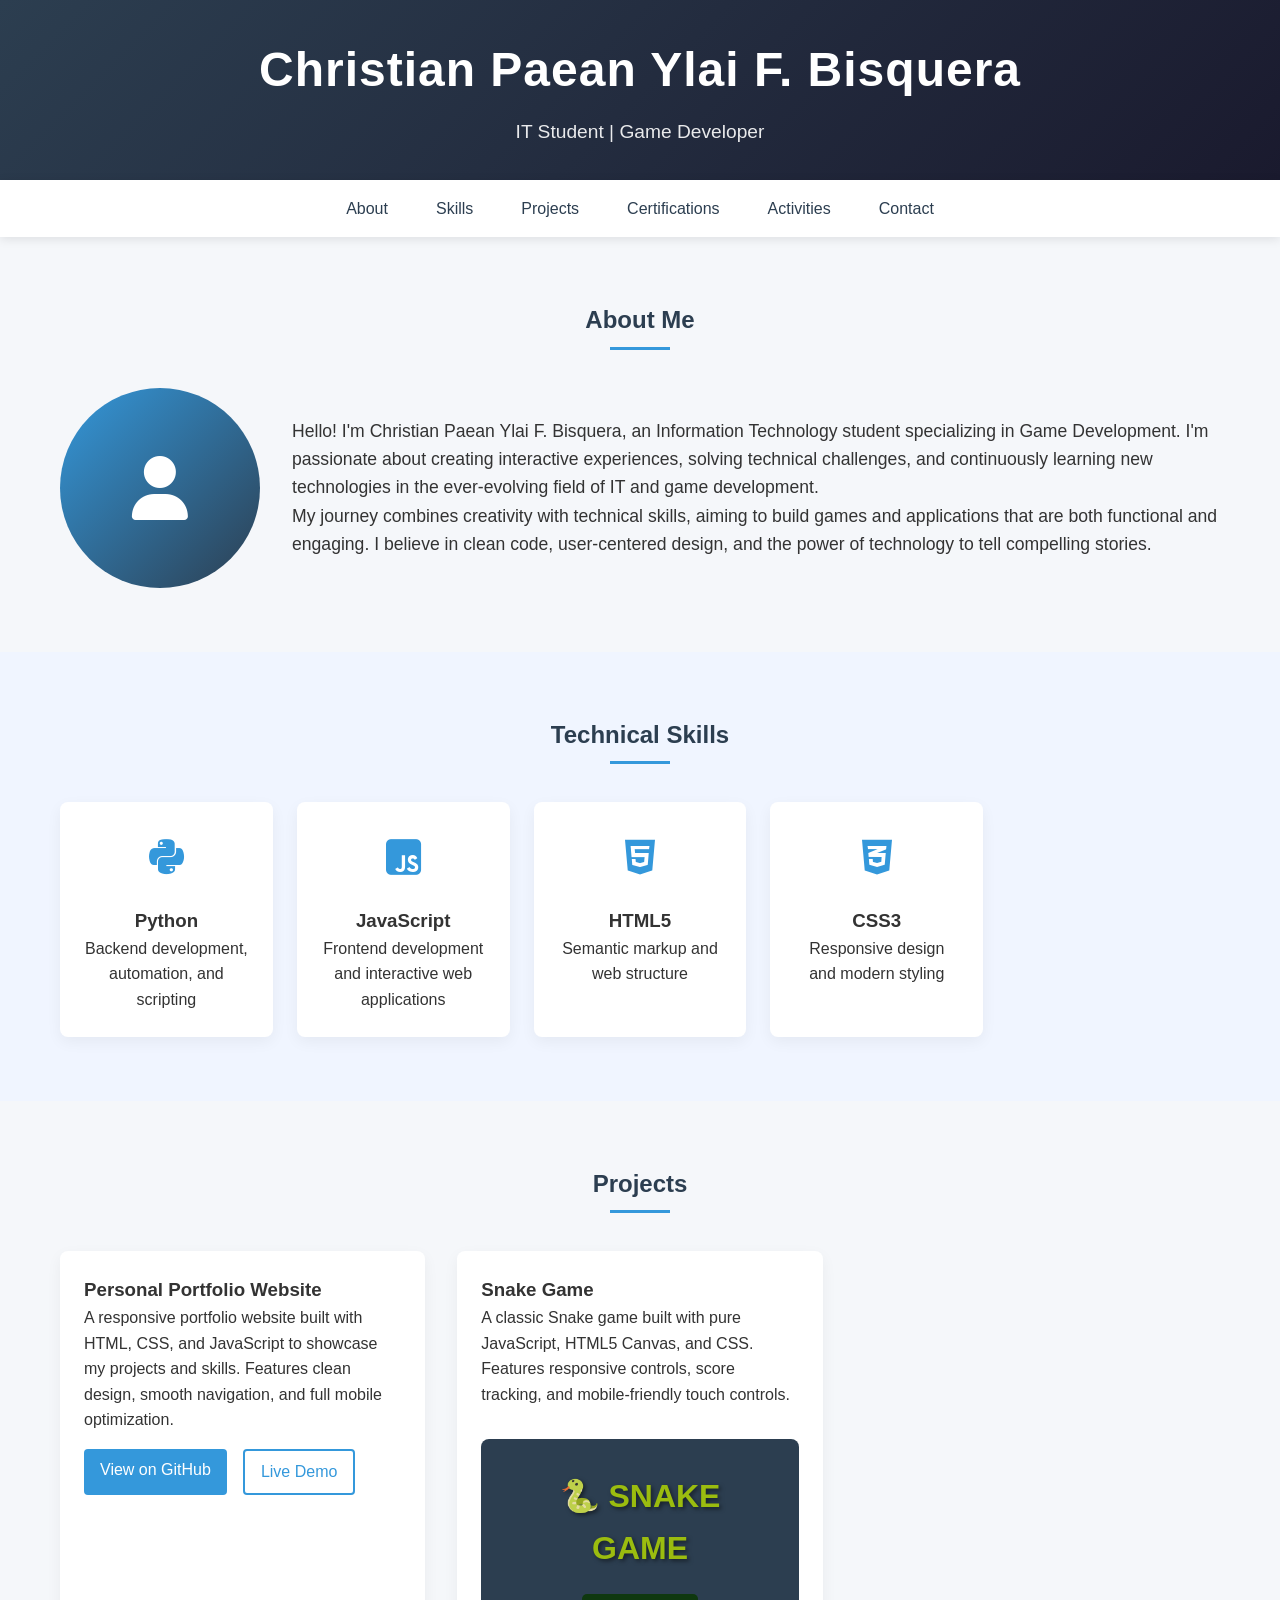
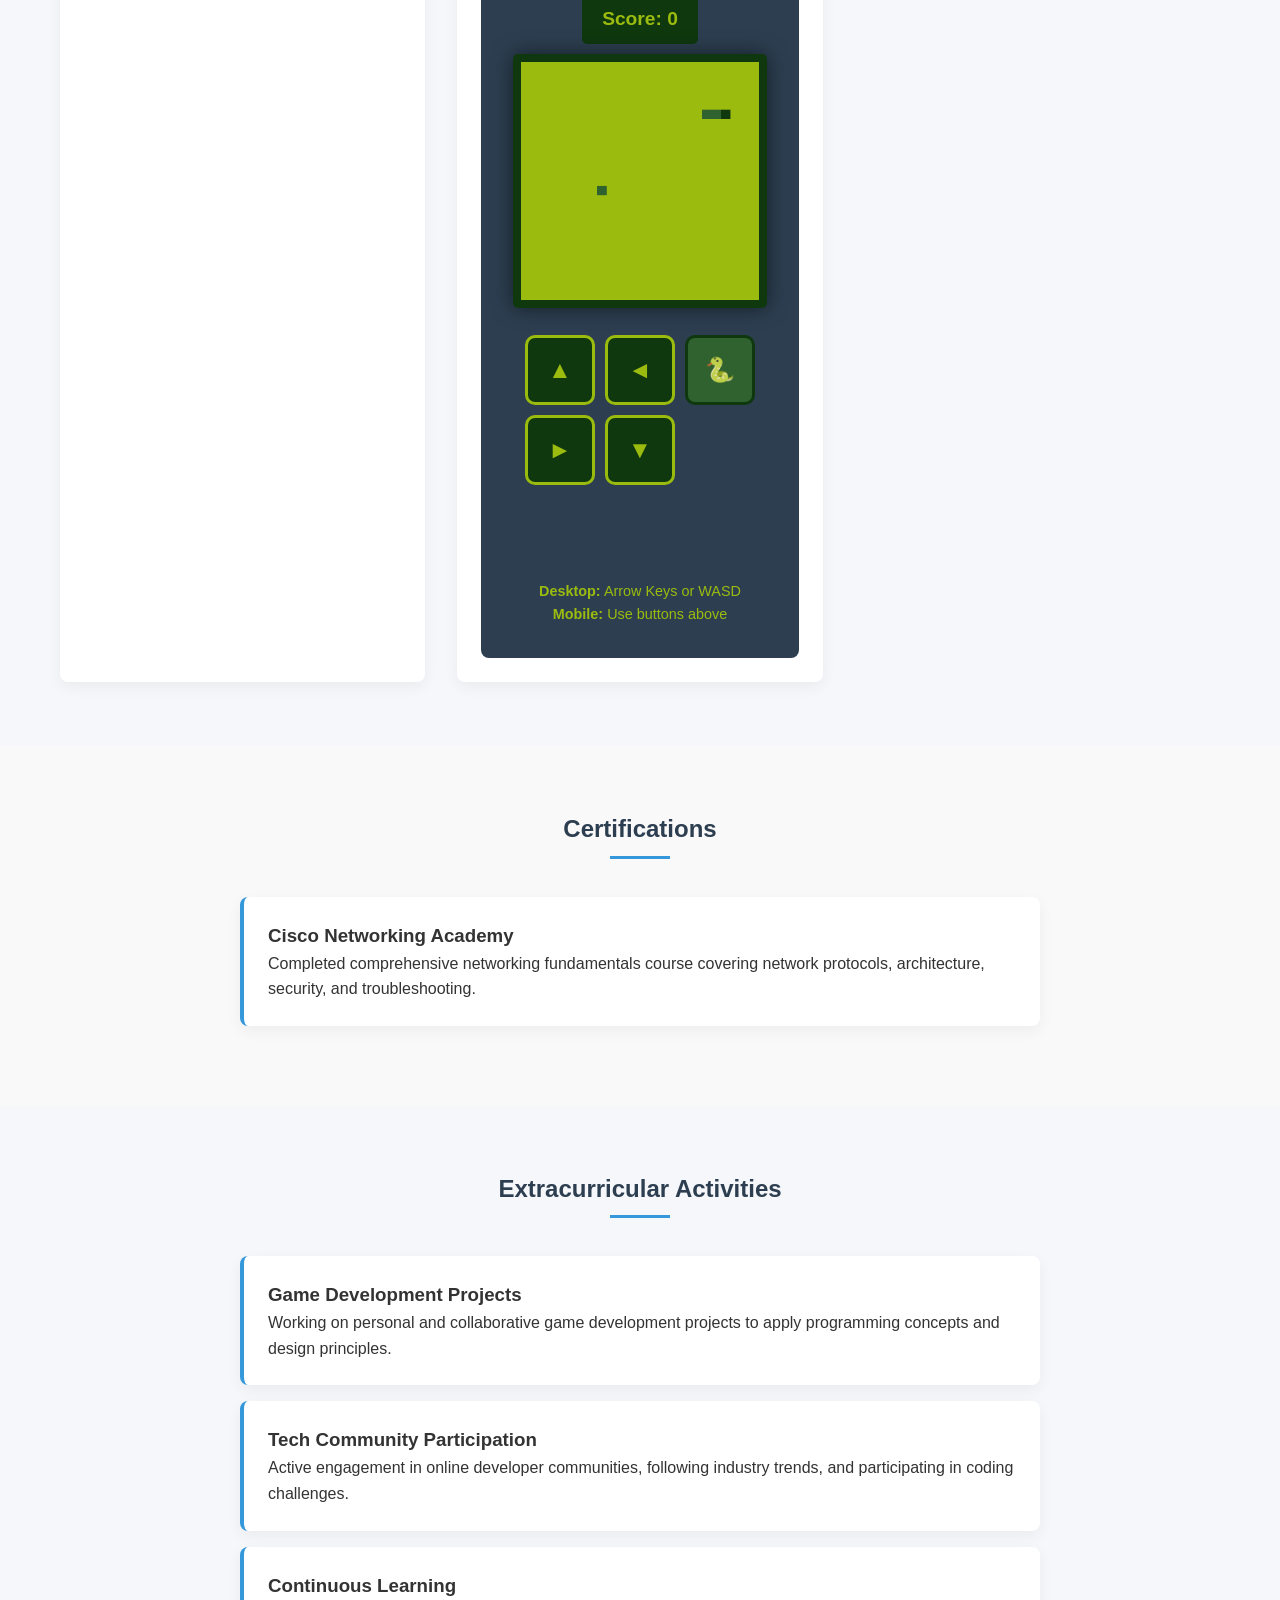
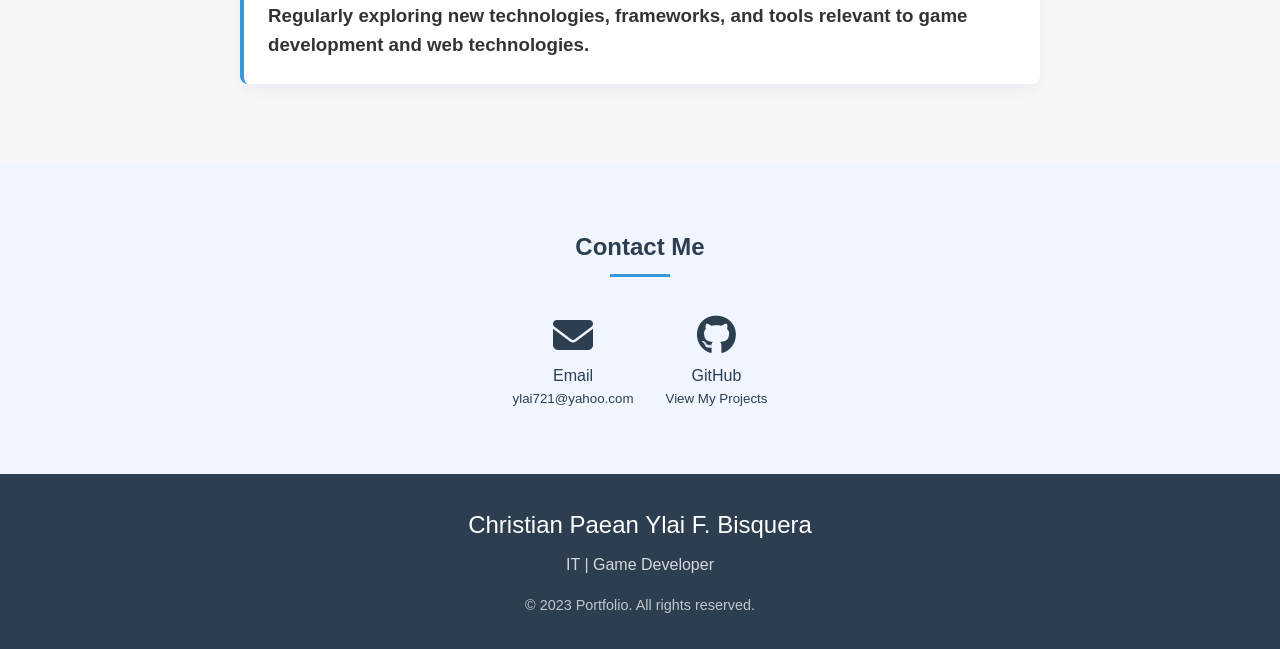
<file: index.html>
<!DOCTYPE html>
<html lang="en">
<head>
    <meta charset="UTF-8">
    <meta name="viewport" content="width=device-width, initial-scale=1.0">
    <title>Christian Paean Ylai F. Bisquera - Portfolio</title>
    <link rel="stylesheet" href="https://cdnjs.cloudflare.com/ajax/libs/font-awesome/6.4.0/css/all.min.css">
    <style>
        * {
            margin: 0;
            padding: 0;
            box-sizing: border-box;
            font-family: 'Segoe UI', Tahoma, Geneva, Verdana, sans-serif;
        }

        :root {
            --primary: #2c3e50;
            --secondary: #3498db;
            --accent: #e74c3c;
            --light: #ecf0f1;
            --dark: #1a1a2e;
        }

        body {
            background-color: #f5f7fa;
            color: #333;
            line-height: 1.6;
            overflow-x: hidden;
        }

        .container {
            max-width: 1200px;
            margin: 0 auto;
            padding: 0 20px;
        }

        /* Header */
        header {
            background: linear-gradient(135deg, var(--primary), var(--dark));
            color: white;
            padding: 2rem 0;
            text-align: center;
            position: relative;
            overflow: hidden;
        }

        .header-content {
            position: relative;
            z-index: 2;
        }

        h1 {
            font-size: 3rem;
            margin-bottom: 0.5rem;
            letter-spacing: 1px;
        }

        .tagline {
            font-size: 1.2rem;
            opacity: 0.9;
            font-weight: 300;
        }

        /* Navigation */
        nav {
            background-color: white;
            box-shadow: 0 2px 10px rgba(0,0,0,0.1);
            position: sticky;
            top: 0;
            z-index: 1000;
        }

        .nav-container {
            display: flex;
            justify-content: center;
        }

        .nav-links {
            display: flex;
            list-style: none;
        }

        .nav-links a {
            display: block;
            padding: 1rem 1.5rem;
            text-decoration: none;
            color: var(--primary);
            font-weight: 500;
            transition: all 0.3s ease;
        }

        .nav-links a:hover {
            background-color: var(--light);
            color: var(--secondary);
        }

        /* Sections */
        section {
            padding: 4rem 0;
        }

        .section-title {
            text-align: center;
            margin-bottom: 3rem;
            color: var(--primary);
            position: relative;
        }

        .section-title:after {
            content: '';
            position: absolute;
            width: 60px;
            height: 3px;
            background-color: var(--secondary);
            bottom: -10px;
            left: 50%;
            transform: translateX(-50%);
        }

        .section-content {
            max-width: 800px;
            margin: 0 auto;
        }

        /* About */
        .about-content {
            display: flex;
            align-items: center;
            gap: 2rem;
        }

        .profile-img {
            width: 200px;
            height: 200px;
            border-radius: 50%;
            background: linear-gradient(135deg, var(--secondary), var(--primary));
            display: flex;
            align-items: center;
            justify-content: center;
            color: white;
            font-size: 4rem;
            flex-shrink: 0;
        }

        .about-text {
            font-size: 1.1rem;
        }

        /* Skills */
        .skills-grid {
            display: grid;
            grid-template-columns: repeat(auto-fill, minmax(200px, 1fr));
            gap: 1.5rem;
        }

        .skill-item {
            background-color: white;
            padding: 1.5rem;
            border-radius: 8px;
            box-shadow: 0 5px 15px rgba(0,0,0,0.05);
            text-align: center;
            transition: transform 0.3s ease;
        }

        .skill-item:hover {
            transform: translateY(-5px);
        }

        .skill-icon {
            font-size: 2.5rem;
            color: var(--secondary);
            margin-bottom: 1rem;
        }

        /* Projects */
        .projects-grid {
            display: grid;
            grid-template-columns: repeat(auto-fill, minmax(350px, 1fr));
            gap: 2rem;
        }

        .project-card {
            background-color: white;
            border-radius: 8px;
            overflow: hidden;
            box-shadow: 0 5px 15px rgba(0,0,0,0.05);
            transition: transform 0.3s ease;
        }

        .project-card:hover {
            transform: translateY(-5px);
        }

        .project-info {
            padding: 1.5rem;
        }

        .project-links {
            display: flex;
            gap: 1rem;
            margin-top: 1rem;
        }

        .project-link {
            display: inline-block;
            background-color: var(--secondary);
            color: white;
            padding: 0.5rem 1rem;
            border-radius: 4px;
            text-decoration: none;
            transition: background-color 0.3s ease;
        }

        .project-link:hover {
            background-color: var(--primary);
        }

        .project-link.secondary {
            background-color: transparent;
            color: var(--secondary);
            border: 2px solid var(--secondary);
        }

        .project-link.secondary:hover {
            background-color: var(--secondary);
            color: white;
        }

        /* Snake Game Styles (Integrated) */
        .snake-game-container {
            text-align: center;
            padding: 2rem;
            background-color: #2c3e50;
            border-radius: 8px;
            margin-top: 2rem;
        }

        .snake-game-container h3 {
            color: #9bbc0f;
            margin-bottom: 20px;
            font-size: 2em;
            text-shadow: 2px 2px 4px rgba(0, 0, 0, 0.5);
        }

        .snake-score-board {
            background-color: #0f380f;
            color: #9bbc0f;
            padding: 10px 20px;
            margin-bottom: 10px;
            border-radius: 5px;
            font-size: 1.2em;
            font-weight: bold;
            display: inline-block;
        }

        .snake-canvas-container {
            position: relative;
            display: inline-block;
            margin: 0 auto;
        }

        #snakeCanvas {
            background-color: #9bbc0f;
            border: 8px solid #0f380f;
            border-radius: 5px;
            box-shadow: 0 0 20px rgba(0, 0, 0, 0.5);
            max-width: 100%;
        }

        #snakeGameOverScreen {
            position: absolute;
            display: none;
            flex-direction: column;
            justify-content: center;
            align-items: center;
            background-color: rgba(15, 56, 15, 0.95);
            color: #9bbc0f;
            border-radius: 10px;
            padding: 40px;
            top: 50%;
            left: 50%;
            transform: translate(-50%, -50%);
            z-index: 10;
            width: 80%;
            max-width: 400px;
        }

        #snakeGameOverScreen.show {
            display: flex;
        }

        #snakeGameOverScreen h2 {
            font-size: 2.5em;
            margin-bottom: 20px;
        }

        .snake-restart-btn {
            background-color: #9bbc0f;
            color: #0f380f;
            border: none;
            padding: 12px 25px;
            font-size: 1.2em;
            font-weight: bold;
            border-radius: 5px;
            cursor: pointer;
            margin-top: 20px;
            transition: transform 0.2s;
        }

        .snake-restart-btn:hover {
            transform: scale(1.1);
        }

        .snake-mobile-controls {
            margin-top: 20px;
            display: grid;
            grid-template-columns: repeat(3, 70px);
            grid-template-rows: repeat(3, 70px);
            gap: 10px;
            justify-content: center;
        }

        .snake-control-btn {
            background-color: #0f380f;
            color: #9bbc0f;
            border: 3px solid #9bbc0f;
            border-radius: 10px;
            font-size: 1.5em;
            font-weight: bold;
            cursor: pointer;
            transition: all 0.1s;
            user-select: none;
            -webkit-tap-highlight-color: transparent;
            display: flex;
            align-items: center;
            justify-content: center;
        }

        .snake-control-btn:active {
            background-color: #9bbc0f;
            color: #0f380f;
            transform: scale(0.95);
        }

        .snake-controls-note {
            color: #9bbc0f;
            margin-top: 15px;
            font-size: 0.9em;
        }

        /* Certifications & Activities */
        .cert-item, .activity-item {
            background-color: white;
            padding: 1.5rem;
            border-radius: 8px;
            margin-bottom: 1rem;
            box-shadow: 0 5px 15px rgba(0,0,0,0.05);
            border-left: 4px solid var(--secondary);
        }

        /* Contact */
        .contact-links {
            display: flex;
            justify-content: center;
            gap: 2rem;
            flex-wrap: wrap;
        }

        .contact-item {
            display: flex;
            flex-direction: column;
            align-items: center;
            text-decoration: none;
            color: var(--primary);
            transition: transform 0.3s ease;
        }

        .contact-item:hover {
            transform: translateY(-5px);
            color: var(--secondary);
        }

        .contact-icon {
            font-size: 2.5rem;
            margin-bottom: 0.5rem;
        }

        /* Footer */
        footer {
            background-color: var(--primary);
            color: white;
            text-align: center;
            padding: 2rem 0;
        }

        .footer-name {
            font-size: 1.5rem;
            margin-bottom: 0.5rem;
        }

        .footer-title {
            opacity: 0.8;
            font-weight: 300;
        }

        /* Responsive */
        @media (max-width: 768px) {
            .about-content {
                flex-direction: column;
                text-align: center;
            }
            
            .nav-links {
                flex-wrap: wrap;
                justify-content: center;
            }
            
            h1 {
                font-size: 2.2rem;
            }
            
            .projects-grid {
                grid-template-columns: 1fr;
            }
            
            .snake-mobile-controls {
                grid-template-columns: repeat(3, 60px);
                grid-template-rows: repeat(3, 60px);
            }
            
            .snake-control-btn {
                font-size: 1.2em;
            }
        }
    </style>
</head>
<body>
    <!-- Header -->
    <header>
        <div class="container header-content">
            <h1>Christian Paean Ylai F. Bisquera</h1>
            <p class="tagline">IT Student | Game Developer</p>
        </div>
    </header>

    <!-- Navigation -->
    <nav>
        <div class="container nav-container">
            <ul class="nav-links">
                <li><a href="#about">About</a></li>
                <li><a href="#skills">Skills</a></li>
                <li><a href="#projects">Projects</a></li>
                <li><a href="#certifications">Certifications</a></li>
                <li><a href="#activities">Activities</a></li>
                <li><a href="#contact">Contact</a></li>
            </ul>
        </div>
    </nav>

    <!-- About Section -->
    <section id="about">
        <div class="container">
            <h2 class="section-title">About Me</h2>
            <div class="about-content">
                <div class="profile-img">
                    <i class="fas fa-user"></i>
                </div>
                <div class="about-text">
                    <p>Hello! I'm Christian Paean Ylai F. Bisquera, an Information Technology student specializing in Game Development. I'm passionate about creating interactive experiences, solving technical challenges, and continuously learning new technologies in the ever-evolving field of IT and game development.</p>
                    <p>My journey combines creativity with technical skills, aiming to build games and applications that are both functional and engaging. I believe in clean code, user-centered design, and the power of technology to tell compelling stories.</p>
                </div>
            </div>
        </div>
    </section>

    <!-- Skills Section -->
    <section id="skills" style="background-color: #f0f5ff;">
        <div class="container">
            <h2 class="section-title">Technical Skills</h2>
            <div class="skills-grid">
                <div class="skill-item">
                    <div class="skill-icon">
                        <i class="fab fa-python"></i>
                    </div>
                    <h3>Python</h3>
                    <p>Backend development, automation, and scripting</p>
                </div>
                <div class="skill-item">
                    <div class="skill-icon">
                        <i class="fab fa-js-square"></i>
                    </div>
                    <h3>JavaScript</h3>
                    <p>Frontend development and interactive web applications</p>
                </div>
                <div class="skill-item">
                    <div class="skill-icon">
                        <i class="fab fa-html5"></i>
                    </div>
                    <h3>HTML5</h3>
                    <p>Semantic markup and web structure</p>
                </div>
                <div class="skill-item">
                    <div class="skill-icon">
                        <i class="fab fa-css3-alt"></i>
                    </div>
                    <h3>CSS3</h3>
                    <p>Responsive design and modern styling</p>
                </div>
            </div>
        </div>
    </section>

    <!-- Projects Section -->
    <section id="projects">
        <div class="container">
            <h2 class="section-title">Projects</h2>
            <div class="projects-grid">
                <!-- Portfolio Project -->
                <div class="project-card">
                    <div class="project-info">
                        <h3>Personal Portfolio Website</h3>
                        <p>A responsive portfolio website built with HTML, CSS, and JavaScript to showcase my projects and skills. Features clean design, smooth navigation, and full mobile optimization.</p>
                        <div class="project-links">
                            <a href="https://github.com/ChristianPaeanYlaiBisquera/ChristianPaeanYlaiBisquera.github.io" target="_blank" class="project-link">View on GitHub</a>
                            <a href="https://christianpaeanylaibisquera.github.io" target="_blank" class="project-link secondary">Live Demo</a>
                        </div>
                    </div>
                </div>

                <!-- Snake Game Project -->
                <div class="project-card">
                    <div class="project-info">
                        <h3>Snake Game</h3>
                        <p>A classic Snake game built with pure JavaScript, HTML5 Canvas, and CSS. Features responsive controls, score tracking, and mobile-friendly touch controls.</p>
                        <div class="snake-game-container">
                            <h3>🐍 SNAKE GAME</h3>
                            <div class="snake-score-board">
                                Score: <span id="snakeScore">0</span>
                            </div>
                            <div class="snake-canvas-container">
                                <canvas id="snakeCanvas" width="400" height="400"></canvas>
                                <div id="snakeGameOverScreen">
                                    <h2>GAME OVER!</h2>
                                    <p>Final Score: <span id="snakeFinalScore">0</span></p>
                                    <button class="snake-restart-btn" onclick="snakeRestartGame()">PLAY AGAIN</button>
                                </div>
                            </div>
                            
                            <!-- Mobile Control Buttons -->
                            <div class="snake-mobile-controls">
                                <button class="snake-control-btn" id="snakeBtnUp">▲</button>
                                <button class="snake-control-btn" id="snakeBtnLeft">◄</button>
                                <div class="snake-control-btn" style="background-color: #306230; border-color: #0f380f; cursor: default;">🐍</div>
                                <button class="snake-control-btn" id="snakeBtnRight">►</button>
                                <button class="snake-control-btn" id="snakeBtnDown">▼</button>
                            </div>
                            
                            <div class="snake-controls-note">
                                <p><strong>Desktop:</strong> Arrow Keys or WASD</p>
                                <p><strong>Mobile:</strong> Use buttons above</p>
                            </div>
                        </div>
                    </div>
                </div>
            </div>
        </div>
    </section>

    <!-- Certifications Section -->
    <section id="certifications" style="background-color: #f9f9f9;">
        <div class="container">
            <h2 class="section-title">Certifications</h2>
            <div class="section-content">
                <div class="cert-item">
                    <h3>Cisco Networking Academy</h3>
                    <p>Completed comprehensive networking fundamentals course covering network protocols, architecture, security, and troubleshooting.</p>
                </div>
            </div>
        </div>
    </section>

    <!-- Activities Section -->
    <section id="activities">
        <div class="container">
            <h2 class="section-title">Extracurricular Activities</h2>
            <div class="section-content">
                <div class="activity-item">
                    <h3>Game Development Projects</h3>
                    <p>Working on personal and collaborative game development projects to apply programming concepts and design principles.</p>
                </div>
                <div class="activity-item">
                    <h3>Tech Community Participation</h3>
                    <p>Active engagement in online developer communities, following industry trends, and participating in coding challenges.</p>
                </div>
                <div class="activity-item">
                    <h3>Continuous Learning</p>
                    <p>Regularly exploring new technologies, frameworks, and tools relevant to game development and web technologies.</p>
                </div>
            </div>
        </div>
    </section>

    <!-- Contact Section -->
    <section id="contact" style="background-color: #f0f5ff;">
        <div class="container">
            <h2 class="section-title">Contact Me</h2>
            <div class="contact-links">
                <a href="mailto:ylai721@yahoo.com" class="contact-item">
                    <i class="fas fa-envelope contact-icon"></i>
                    <span>Email</span>
                    <small>ylai721@yahoo.com</small>
                </a>
                <a href="https://github.com/ChristianPaeanYlaiBisquera/ChristianPaeanYlaiBisquera.github.io" target="_blank" class="contact-item">
                    <i class="fab fa-github contact-icon"></i>
                    <span>GitHub</span>
                    <small>View My Projects</small>
                </a>
            </div>
        </div>
    </section>

    <!-- Footer -->
    <footer>
        <div class="container">
            <div class="footer-name">Christian Paean Ylai F. Bisquera</div>
            <div class="footer-title">IT | Game Developer</div>
            <p style="margin-top: 1rem; opacity: 0.7; font-size: 0.9rem;">© 2023 Portfolio. All rights reserved.</p>
        </div>
    </footer>

    <!-- Snake Game JavaScript -->
    <script>
        // Snake Game Variables
        const snakeCanvas = document.getElementById('snakeCanvas');
        const snakeCtx = snakeCanvas.getContext('2d');
        const snakeScoreElement = document.getElementById('snakeScore');
        const snakeFinalScoreElement = document.getElementById('snakeFinalScore');
        const snakeGameOverScreen = document.getElementById('snakeGameOverScreen');

        const SNAKE_TILE_SIZE = 16;
        const SNAKE_GRID_WIDTH = 25;
        const SNAKE_GRID_HEIGHT = 25;
        const SNAKE_GAME_SPEED = 100;

        let snake = [];
        let snakeFood = {};
        let snakeDirection = 'RIGHT';
        let snakeNextDirection = 'RIGHT';
        let snakeRunning = false;
        let snakeGameOver = false;
        let snakeScore = 0;
        let snakeGameLoop = null;

        // Initialize Snake Game
        function initSnakeGame() {
            snakeCanvas.width = SNAKE_GRID_WIDTH * SNAKE_TILE_SIZE;
            snakeCanvas.height = SNAKE_GRID_HEIGHT * SNAKE_TILE_SIZE;
            setupSnakeMobileControls();
            snakeStartGame();
        }

        // Setup Mobile Controls for Snake
        function setupSnakeMobileControls() {
            const btnUp = document.getElementById('snakeBtnUp');
            const btnDown = document.getElementById('snakeBtnDown');
            const btnLeft = document.getElementById('snakeBtnLeft');
            const btnRight = document.getElementById('snakeBtnRight');

            // Prevent default touch behavior
            [btnUp, btnDown, btnLeft, btnRight].forEach(btn => {
                btn.addEventListener('touchstart', (e) => e.preventDefault());
            });

            btnUp.addEventListener('click', () => {
                if (snakeRunning && snakeDirection !== 'DOWN') snakeNextDirection = 'UP';
            });

            btnDown.addEventListener('click', () => {
                if (snakeRunning && snakeDirection !== 'UP') snakeNextDirection = 'DOWN';
            });

            btnLeft.addEventListener('click', () => {
                if (snakeRunning && snakeDirection !== 'RIGHT') snakeNextDirection = 'LEFT';
            });

            btnRight.addEventListener('click', () => {
                if (snakeRunning && snakeDirection !== 'LEFT') snakeNextDirection = 'RIGHT';
            });

            // Touch support
            btnUp.addEventListener('touchstart', (e) => {
                e.preventDefault();
                if (snakeRunning && snakeDirection !== 'DOWN') snakeNextDirection = 'UP';
            });

            btnDown.addEventListener('touchstart', (e) => {
                e.preventDefault();
                if (snakeRunning && snakeDirection !== 'UP') snakeNextDirection = 'DOWN';
            });

            btnLeft.addEventListener('touchstart', (e) => {
                e.preventDefault();
                if (snakeRunning && snakeDirection !== 'RIGHT') snakeNextDirection = 'LEFT';
            });

            btnRight.addEventListener('touchstart', (e) => {
                e.preventDefault();
                if (snakeRunning && snakeDirection !== 'LEFT') snakeNextDirection = 'RIGHT';
            });
        }

        // Start Snake Game
        function snakeStartGame() {
            snake = [
                { x: 5, y: 5 },
                { x: 4, y: 5 },
                { x: 3, y: 5 }
            ];
            
            snakeDirection = 'RIGHT';
            snakeNextDirection = 'RIGHT';
            snakeScore = 0;
            snakeGameOver = false;
            snakeRunning = true;
            
            snakeUpdateScore();
            snakeGameOverScreen.classList.remove('show');
            snakeSpawnFood();
            
            if (snakeGameLoop) clearInterval(snakeGameLoop);
            snakeGameLoop = setInterval(snakeUpdate, SNAKE_GAME_SPEED);
        }

        // Spawn Food for Snake
        function snakeSpawnFood() {
            let validPosition = false;
            while (!validPosition) {
                snakeFood = {
                    x: Math.floor(Math.random() * SNAKE_GRID_WIDTH),
                    y: Math.floor(Math.random() * SNAKE_GRID_HEIGHT)
                };
                validPosition = !snake.some(segment => 
                    segment.x === snakeFood.x && segment.y === snakeFood.y
                );
            }
        }

        // Update Snake Game State
        function snakeUpdate() {
            if (!snakeRunning) return;

            snakeDirection = snakeNextDirection;
            const head = { ...snake[0] };

            switch (snakeDirection) {
                case 'UP': head.y--; break;
                case 'DOWN': head.y++; break;
                case 'LEFT': head.x--; break;
                case 'RIGHT': head.x++; break;
            }

            // Check wall collision
            if (head.x < 0 || head.x >= SNAKE_GRID_WIDTH || 
                head.y < 0 || head.y >= SNAKE_GRID_HEIGHT) {
                snakeEndGame();
                return;
            }

            // Check self collision
            if (snake.some(segment => segment.x === head.x && segment.y === head.y)) {
                snakeEndGame();
                return;
            }

            snake.unshift(head);

            // Check if food is eaten
            if (head.x === snakeFood.x && head.y === snakeFood.y) {
                snakeScore += 10;
                snakeUpdateScore();
                snakeSpawnFood();
            } else {
                snake.pop();
            }

            snakeDraw();
        }

        // Draw Snake Game
        function snakeDraw() {
            // Clear canvas
            snakeCtx.fillStyle = '#9bbc0f';
            snakeCtx.fillRect(0, 0, snakeCanvas.width, snakeCanvas.height);

            // Draw food
            snakeCtx.fillStyle = '#306230';
            snakeCtx.fillRect(
                snakeFood.x * SNAKE_TILE_SIZE,
                snakeFood.y * SNAKE_TILE_SIZE,
                SNAKE_TILE_SIZE,
                SNAKE_TILE_SIZE
            );

            // Draw snake
            snake.forEach((segment, index) => {
                snakeCtx.fillStyle = index === 0 ? '#0f380f' : '#306230';
                snakeCtx.fillRect(
                    segment.x * SNAKE_TILE_SIZE,
                    segment.y * SNAKE_TILE_SIZE,
                    SNAKE_TILE_SIZE,
                    SNAKE_TILE_SIZE
                );
            });
        }

        // End Snake Game
        function snakeEndGame() {
            snakeRunning = false;
            snakeGameOver = true;
            clearInterval(snakeGameLoop);
            snakeFinalScoreElement.textContent = snakeScore;
            snakeGameOverScreen.classList.add('show');
        }

        // Update Snake Score
        function snakeUpdateScore() {
            snakeScoreElement.textContent = snakeScore;
        }

        // Restart Snake Game
        function snakeRestartGame() {
            snakeStartGame();
        }

        // Snake Keyboard Controls
        document.addEventListener('keydown', (e) => {
            // Only handle snake controls if the game is visible and running
            const projectsSection = document.getElementById('projects');
            const rect = projectsSection.getBoundingClientRect();
            const isSnakeVisible = rect.top <= window.innerHeight && rect.bottom >= 0;
            
            if (!isSnakeVisible) return;
            
            if (snakeGameOver && e.code === 'Space') {
                snakeRestartGame();
                return;
            }

            if (!snakeRunning) return;

            switch (e.key) {
                case 'ArrowUp':
                case 'w':
                case 'W':
                    if (snakeDirection !== 'DOWN') snakeNextDirection = 'UP';
                    e.preventDefault();
                    break;
                case 'ArrowDown':
                case 's':
                case 'S':
                    if (snakeDirection !== 'UP') snakeNextDirection = 'DOWN';
                    e.preventDefault();
                    break;
                case 'ArrowLeft':
                case 'a':
                case 'A':
                    if (snakeDirection !== 'RIGHT') snakeNextDirection = 'LEFT';
                    e.preventDefault();
                    break;
                case 'ArrowRight':
                case 'd':
                case 'D':
                    if (snakeDirection !== 'LEFT') snakeNextDirection = 'RIGHT';
                    e.preventDefault();
                    break;
            }
        });

        // Start Snake Game when page loads
        window.addEventListener('load', initSnakeGame);

        // Smooth scrolling for navigation links
        document.querySelectorAll('a[href^="#"]').forEach(anchor => {
            anchor.addEventListener('click', function(e) {
                e.preventDefault();
                
                const targetId = this.getAttribute('href');
                if(targetId === '#') return;
                
                const targetElement = document.querySelector(targetId);
                if(targetElement) {
                    window.scrollTo({
                        top: targetElement.offsetTop - 80,
                        behavior: 'smooth'
                    });
                }
            });
        });
        
        // Simple animation on scroll
        const observerOptions = {
            threshold: 0.1,
            rootMargin: '0px 0px -50px 0px'
        };
        
        const observer = new IntersectionObserver((entries) => {
            entries.forEach(entry => {
                if(entry.isIntersecting) {
                    entry.target.style.opacity = 1;
                    entry.target.style.transform = 'translateY(0)';
                }
            });
        }, observerOptions);
        
        // Observe sections for animation
        document.querySelectorAll('section').forEach(section => {
            section.style.opacity = 0;
            section.style.transform = 'translateY(20px)';
            section.style.transition = 'opacity 0.5s ease, transform 0.5s ease';
            observer.observe(section);
        });
    </script>
</body>
</html>
</file>
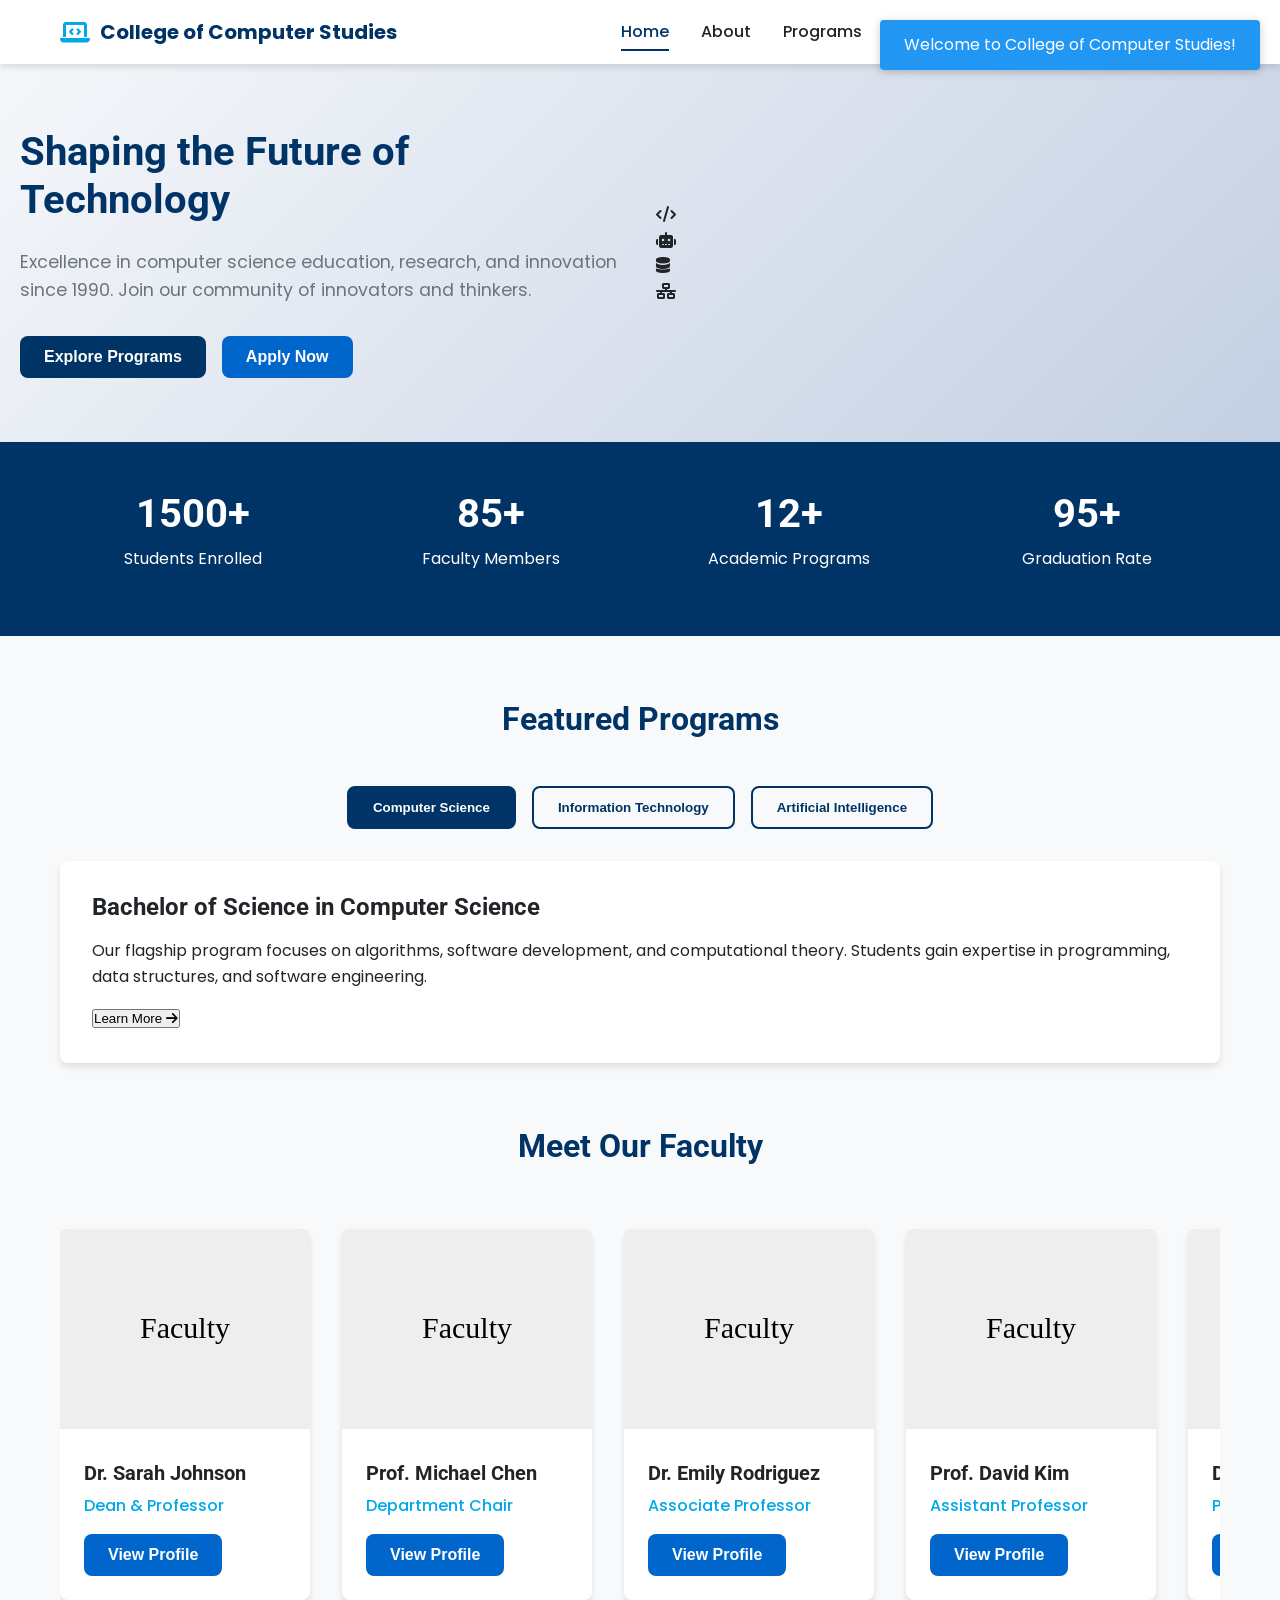
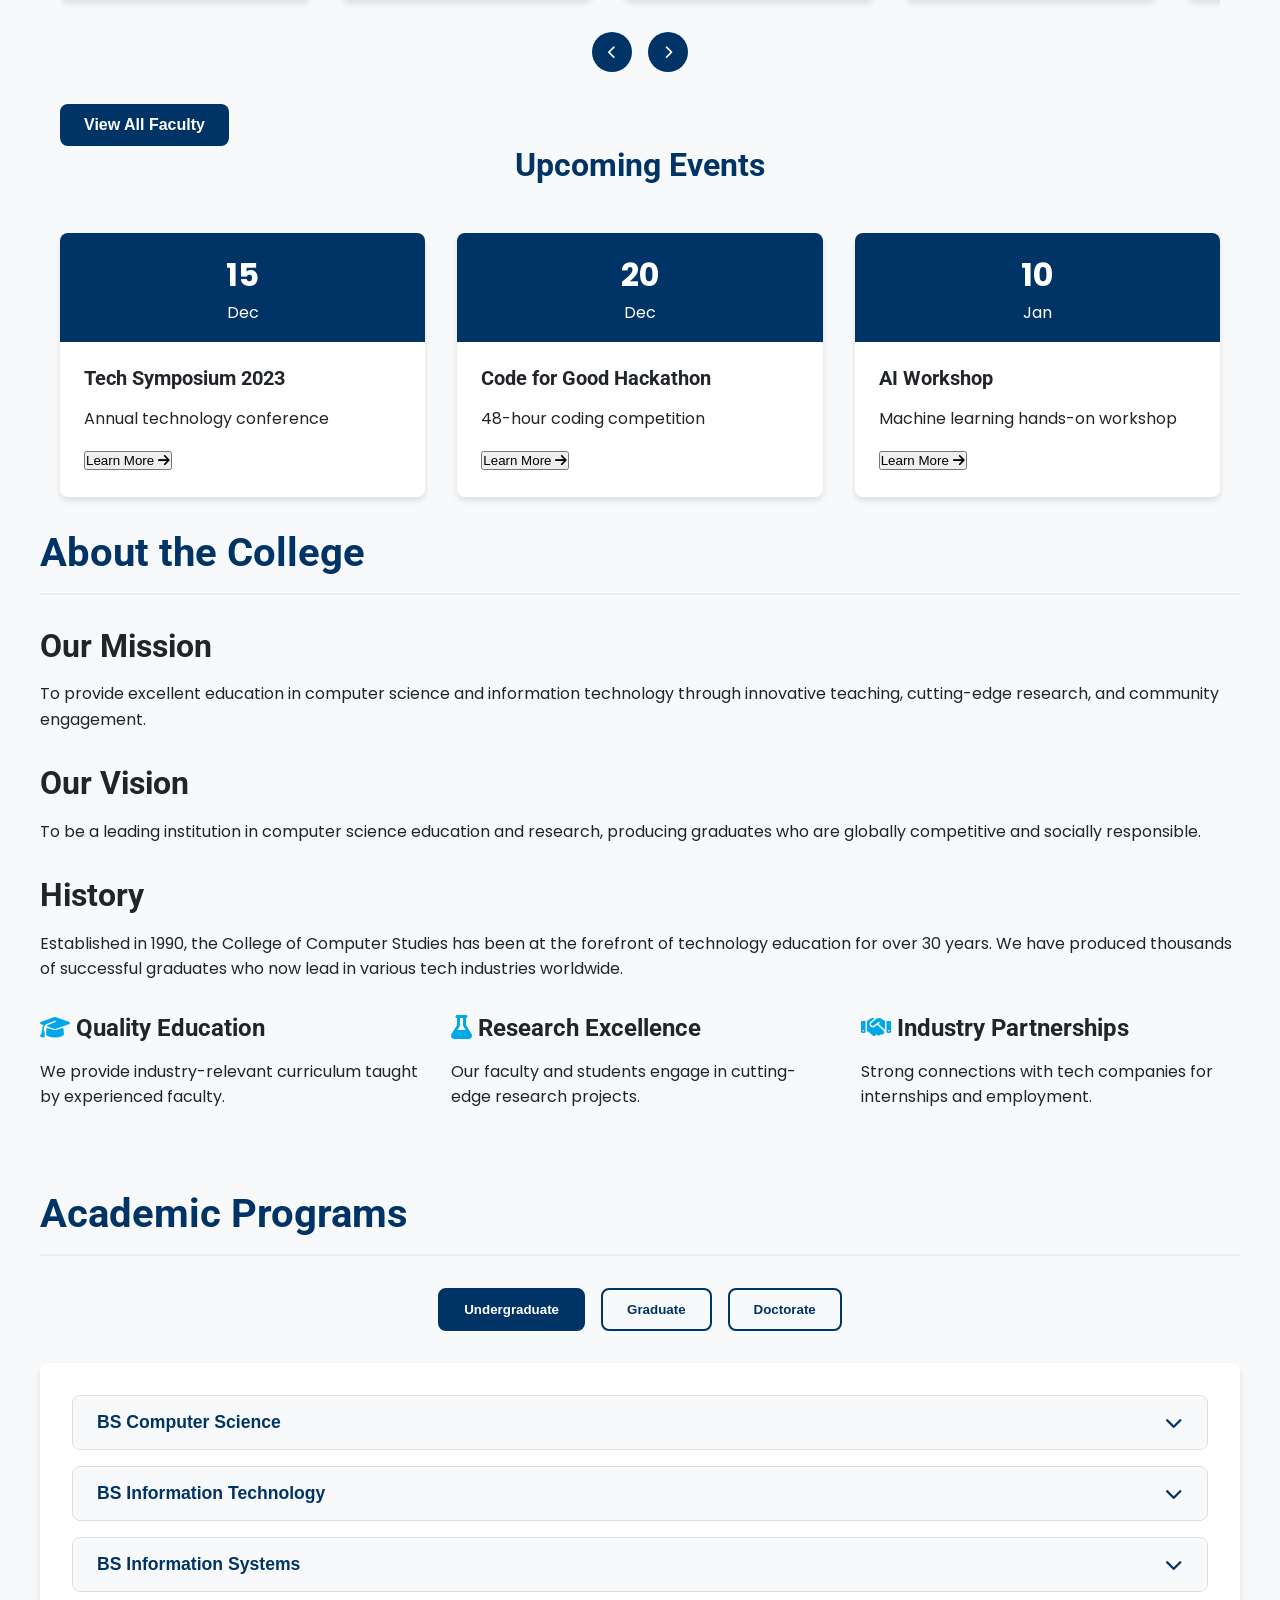
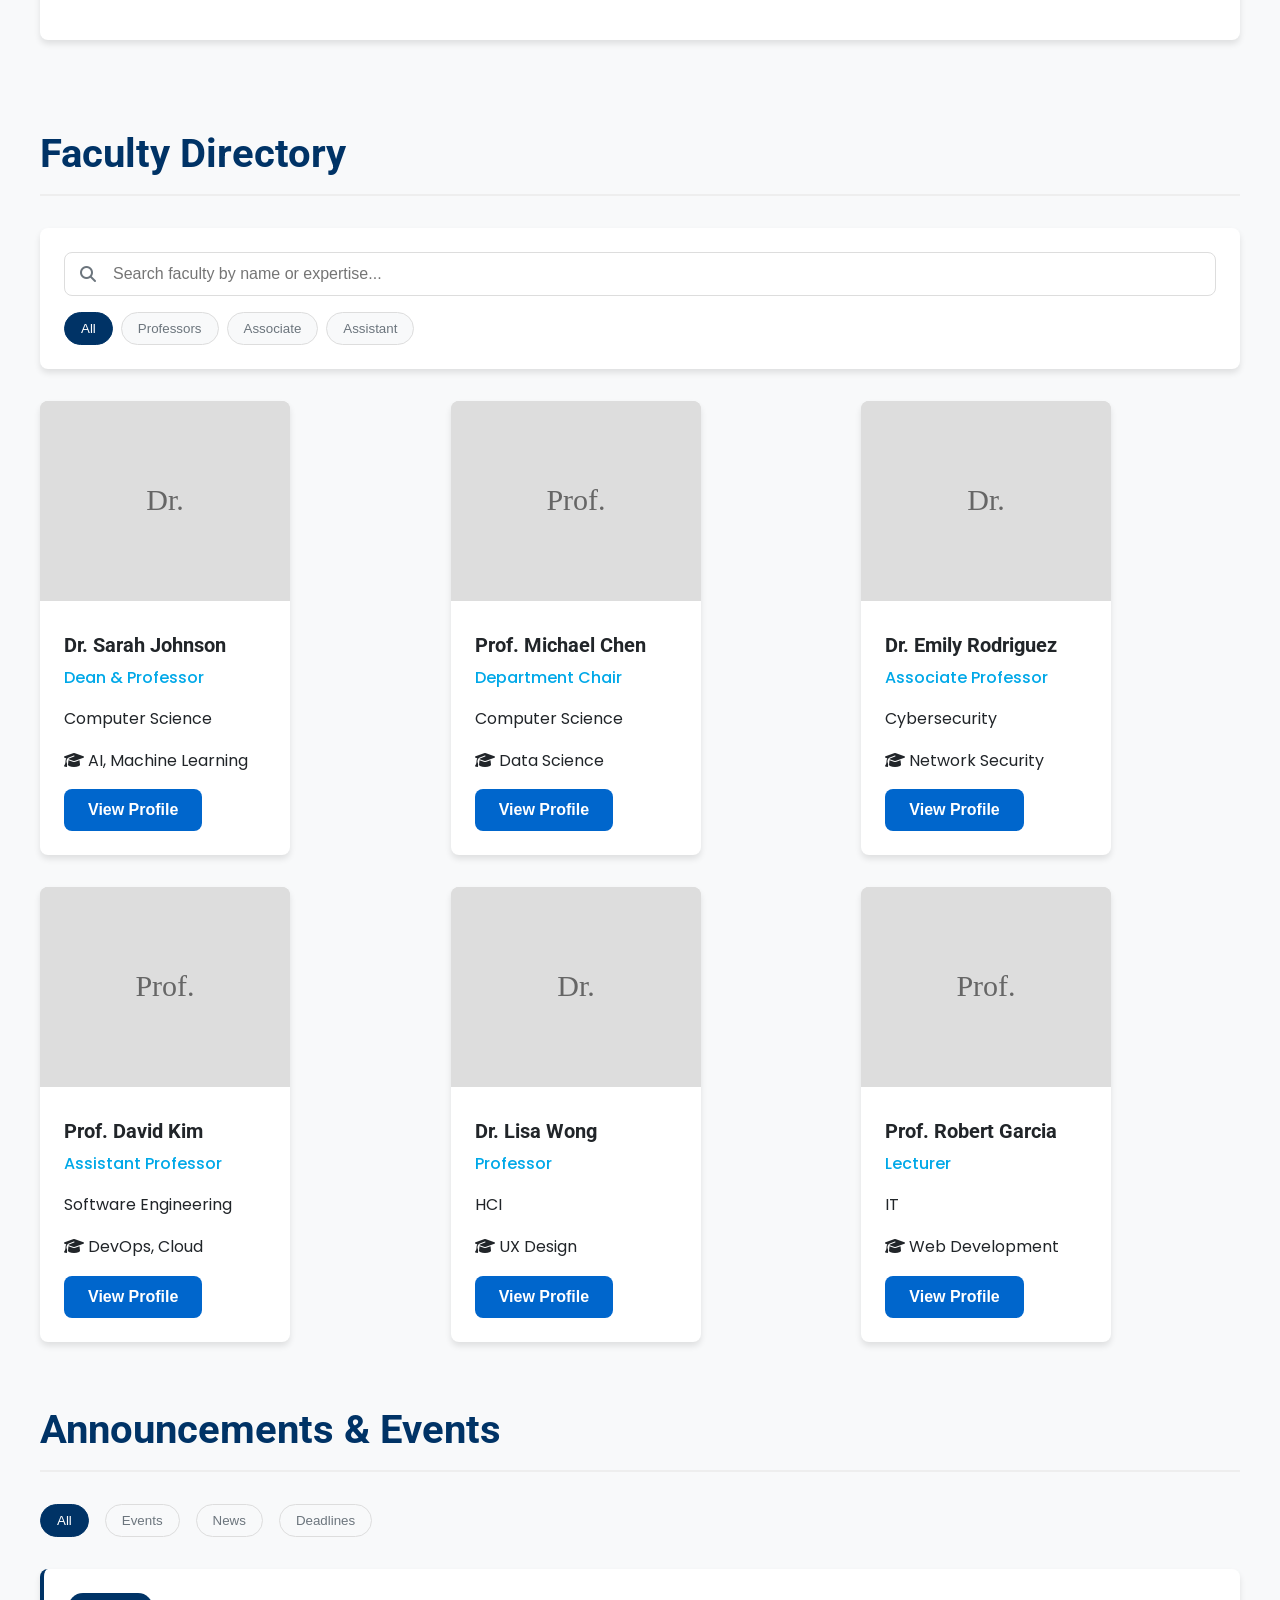
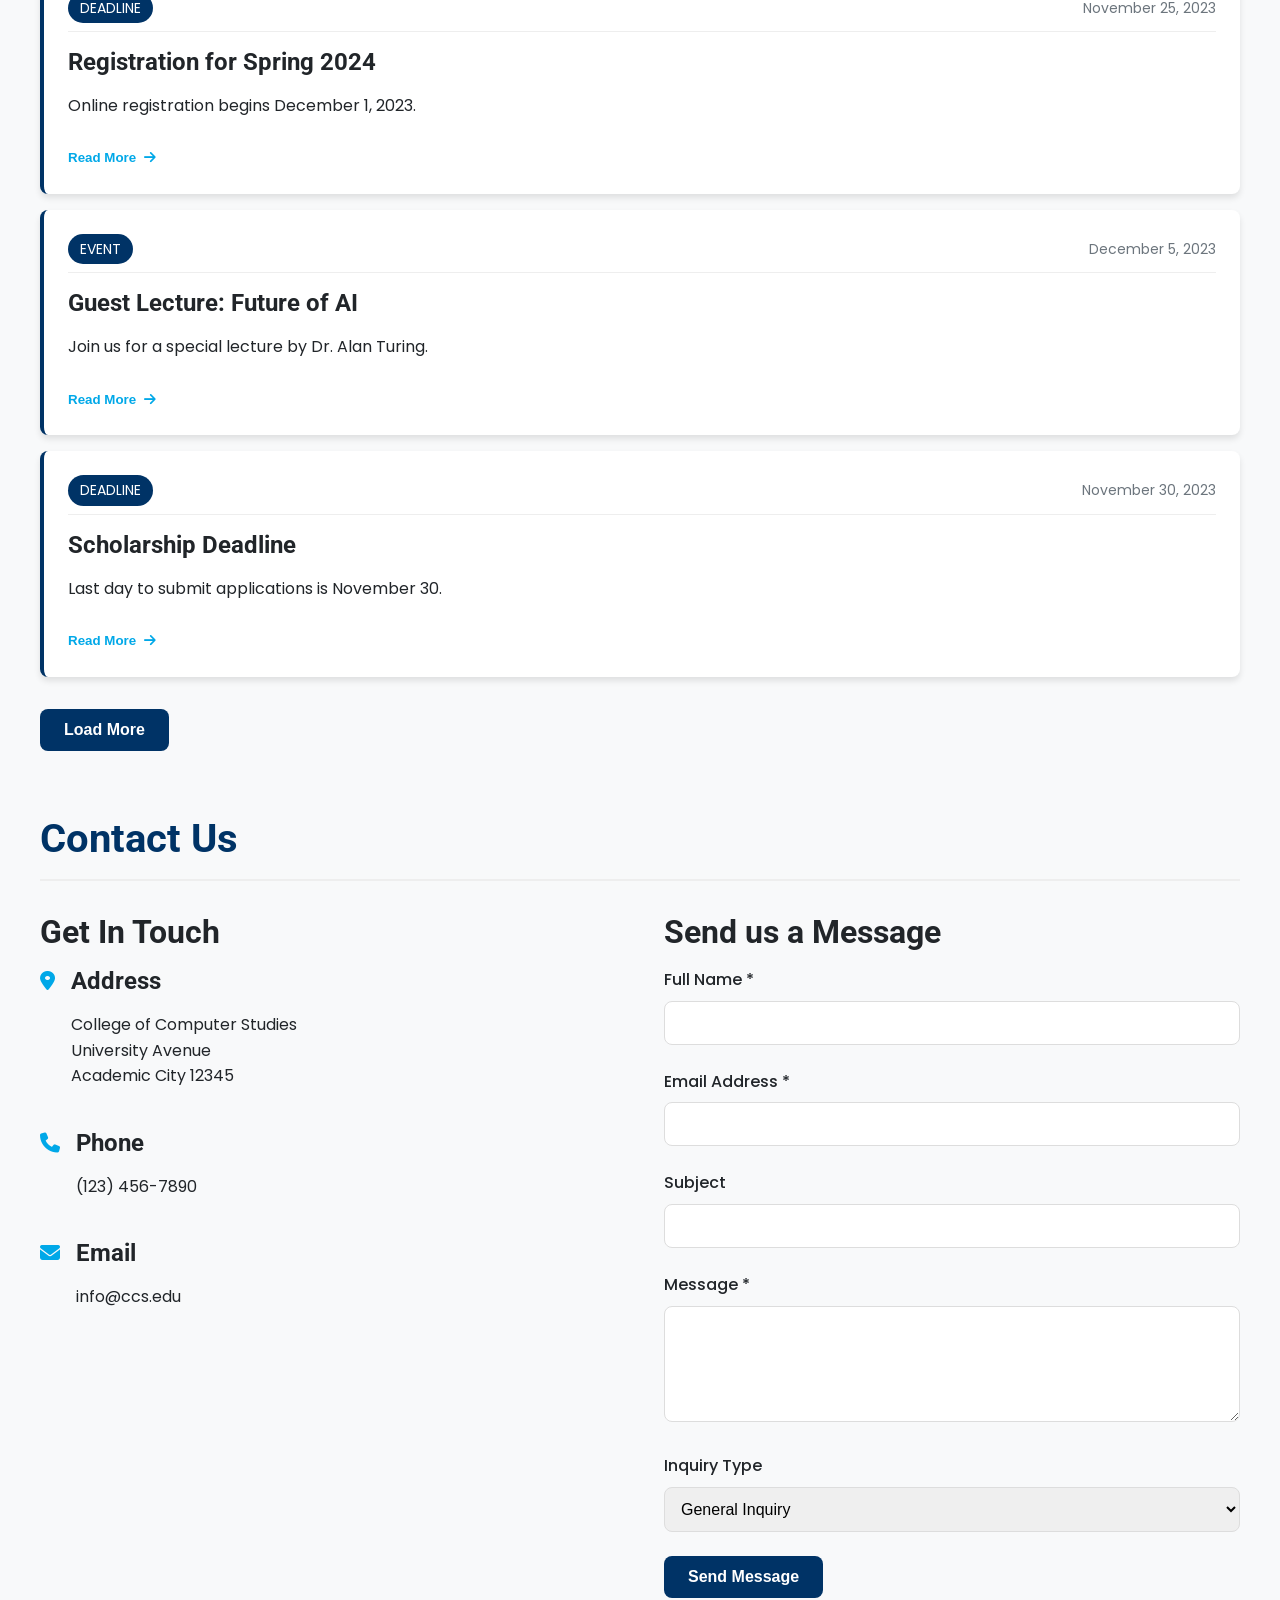
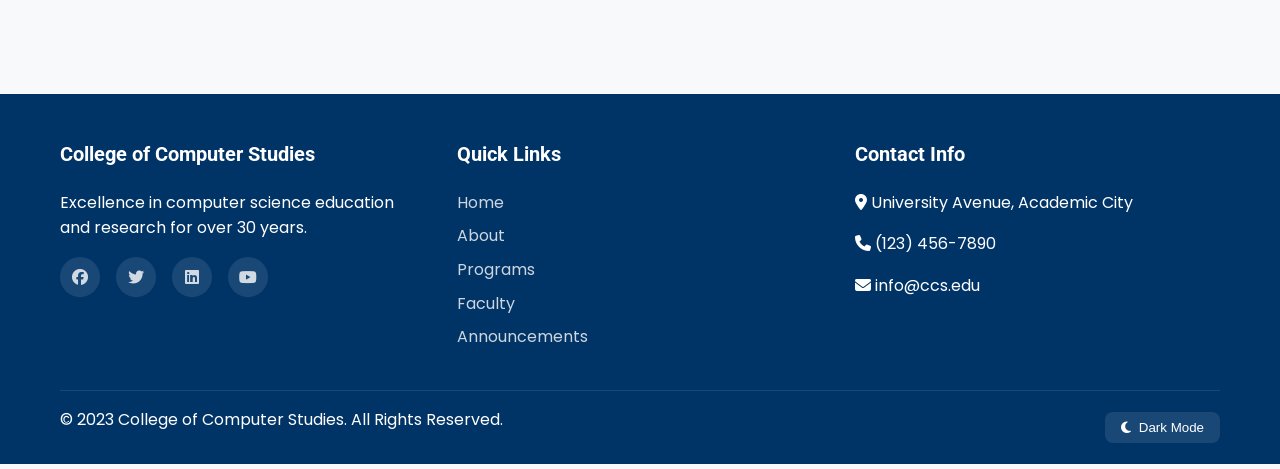
<file: PrelimExam/index.html>
<!DOCTYPE html>
<html lang="en">
<head>
    <meta charset="UTF-8">
    <meta name="viewport" content="width=device-width, initial-scale=1.0">
    <title>College of Computer Studies</title>
    <!-- Font Awesome Icons -->
    <link rel="stylesheet" href="https://cdnjs.cloudflare.com/ajax/libs/font-awesome/6.4.0/css/all.min.css">
    <!-- Google Fonts -->
    <link href="https://fonts.googleapis.com/css2?family=Poppins:wght@300;400;500;600;700&family=Roboto:wght@300;400;500&display=swap" rel="stylesheet">
    <style>
        /* ===== ALL CSS IN ONE PLACE ===== */
        * {
            margin: 0;
            padding: 0;
            box-sizing: border-box;
        }

        :root {
            --primary-color: #003366;
            --secondary-color: #0066cc;
            --accent-color: #00a8e8;
            --light-color: #f8f9fa;
            --dark-color: #212529;
            --gray-color: #6c757d;
            --success-color: #28a745;
            --warning-color: #ffc107;
            --danger-color: #dc3545;
            --border-radius: 8px;
            --box-shadow: 0 4px 6px rgba(0, 0, 0, 0.1);
            --transition: all 0.3s ease;
        }

        body {
            font-family: 'Poppins', sans-serif;
            line-height: 1.6;
            color: var(--dark-color);
            background-color: var(--light-color);
            transition: var(--transition);
        }

        body.dark-mode {
            background-color: #121212;
            color: #e0e0e0;
        }

        .container {
            width: 100%;
            max-width: 1200px;
            margin: 0 auto;
            padding: 0 20px;
        }

        /* Typography */
        h1, h2, h3, h4 {
            font-family: 'Roboto', sans-serif;
            font-weight: 700;
            line-height: 1.2;
            margin-bottom: 1rem;
        }

        h1 { font-size: 2.5rem; }
        h2 { font-size: 2rem; }
        h3 { font-size: 1.5rem; }
        h4 { font-size: 1.25rem; }

        p { margin-bottom: 1rem; }

        a {
            color: var(--secondary-color);
            text-decoration: none;
            transition: var(--transition);
        }

        a:hover { color: var(--primary-color); }

        /* Buttons */
        .btn {
            display: inline-block;
            padding: 12px 24px;
            border: none;
            border-radius: var(--border-radius);
            font-size: 1rem;
            font-weight: 600;
            cursor: pointer;
            transition: var(--transition);
            text-align: center;
        }

        .btn-primary {
            background-color: var(--primary-color);
            color: white;
        }

        .btn-primary:hover {
            background-color: #002244;
            color: white;
            transform: translateY(-2px);
        }

        .btn-secondary {
            background-color: var(--secondary-color);
            color: white;
        }

        .btn-secondary:hover {
            background-color: #0056b3;
            color: white;
            transform: translateY(-2px);
        }

        /* Navigation */
        .navbar {
            background-color: white;
            box-shadow: var(--box-shadow);
            position: sticky;
            top: 0;
            z-index: 1000;
        }

        body.dark-mode .navbar {
            background-color: #1a1a1a;
            box-shadow: 0 2px 10px rgba(0, 0, 0, 0.3);
        }

        .navbar .container {
            display: flex;
            justify-content: space-between;
            align-items: center;
            padding: 1rem 20px;
        }

        .logo {
            display: flex;
            align-items: center;
            gap: 10px;
            font-size: 1.25rem;
            font-weight: 700;
            color: var(--primary-color);
        }

        .logo i {
            font-size: 1.5rem;
            color: var(--accent-color);
        }

        .nav-menu {
            display: flex;
            list-style: none;
            gap: 2rem;
        }

        .nav-menu a {
            color: var(--dark-color);
            font-weight: 500;
            padding: 0.5rem 0;
            position: relative;
        }

        body.dark-mode .nav-menu a { color: #e0e0e0; }

        .nav-menu a:hover,
        .nav-menu a.active {
            color: var(--primary-color);
        }

        .nav-menu a.active::after {
            content: '';
            position: absolute;
            bottom: 0;
            left: 0;
            width: 100%;
            height: 2px;
            background-color: var(--primary-color);
        }

        .menu-toggle {
            display: none;
            background: none;
            border: none;
            font-size: 1.5rem;
            cursor: pointer;
            color: var(--primary-color);
        }

        /* Hero Section */
        .hero {
            display: grid;
            grid-template-columns: 1fr 1fr;
            gap: 2rem;
            align-items: center;
            padding: 4rem 20px;
            background: linear-gradient(135deg, #f5f7fa 0%, #c3cfe2 100%);
        }

        body.dark-mode .hero {
            background: linear-gradient(135deg, #1a1a1a 0%, #2d3748 100%);
        }

        .hero-content h1 {
            font-size: 2.5rem;
            margin-bottom: 1.5rem;
            color: var(--primary-color);
        }

        body.dark-mode .hero-content h1 { color: #ffffff; }

        .hero-content p {
            font-size: 1.1rem;
            color: var(--gray-color);
            margin-bottom: 2rem;
        }

        .hero-buttons {
            display: flex;
            gap: 1rem;
            flex-wrap: wrap;
        }

        /* Stats Section */
        .stats-section {
            background-color: var(--primary-color);
            color: white;
            padding: 3rem 0;
        }

        .stats-grid {
            display: grid;
            grid-template-columns: repeat(auto-fit, minmax(200px, 1fr));
            gap: 2rem;
            text-align: center;
        }

        .stat-card h3 {
            font-size: 2.5rem;
            margin-bottom: 0.5rem;
        }

        /* Featured Programs */
        .featured-programs {
            padding: 4rem 0;
        }

        .section-title {
            text-align: center;
            margin-bottom: 3rem;
            color: var(--primary-color);
        }

        .tab-buttons {
            display: flex;
            justify-content: center;
            gap: 1rem;
            margin-bottom: 2rem;
            flex-wrap: wrap;
        }

        .tab-btn {
            padding: 0.75rem 1.5rem;
            background: none;
            border: 2px solid var(--primary-color);
            border-radius: var(--border-radius);
            color: var(--primary-color);
            font-weight: 600;
            cursor: pointer;
            transition: var(--transition);
        }

        .tab-btn:hover,
        .tab-btn.active {
            background-color: var(--primary-color);
            color: white;
        }

        .tab-content {
            background: white;
            padding: 2rem;
            border-radius: var(--border-radius);
            box-shadow: var(--box-shadow);
        }

        body.dark-mode .tab-content { background-color: #1a1a1a; }

        .tab-pane {
            display: none;
        }

        .tab-pane.active {
            display: block;
            animation: fadeIn 0.5s ease;
        }

        @keyframes fadeIn {
            from { opacity: 0; }
            to { opacity: 1; }
        }

        /* Faculty Cards */
        .faculty-slider {
            position: relative;
            margin-bottom: 2rem;
        }

        .faculty-cards {
            display: flex;
            gap: 2rem;
            overflow-x: auto;
            scroll-behavior: smooth;
            padding: 1rem 0;
            scrollbar-width: none;
        }

        .faculty-cards::-webkit-scrollbar { display: none; }

        .faculty-card {
            flex: 0 0 auto;
            width: 250px;
            background: white;
            border-radius: var(--border-radius);
            overflow: hidden;
            box-shadow: var(--box-shadow);
            transition: var(--transition);
        }

        body.dark-mode .faculty-card { background-color: #2d3748; }

        .faculty-card:hover { transform: translateY(-5px); }

        .faculty-card img {
            width: 100%;
            height: 200px;
            object-fit: cover;
            background: #ddd;
        }

        .faculty-card-content {
            padding: 1.5rem;
        }

        .faculty-name {
            font-size: 1.25rem;
            margin-bottom: 0.5rem;
        }

        .faculty-position {
            color: var(--accent-color);
            font-weight: 500;
            margin-bottom: 1rem;
        }

        .slider-controls {
            display: flex;
            justify-content: center;
            gap: 1rem;
            margin-top: 1rem;
        }

        .slider-btn {
            width: 40px;
            height: 40px;
            border-radius: 50%;
            background: var(--primary-color);
            color: white;
            border: none;
            cursor: pointer;
        }

        /* Events */
        .events-list {
            display: grid;
            grid-template-columns: repeat(auto-fit, minmax(300px, 1fr));
            gap: 2rem;
        }

        .event-card {
            background: white;
            border-radius: var(--border-radius);
            overflow: hidden;
            box-shadow: var(--box-shadow);
        }

        body.dark-mode .event-card { background-color: #2d3748; }

        .event-date {
            background: var(--primary-color);
            color: white;
            padding: 1rem;
            text-align: center;
        }

        .event-date .day {
            font-size: 2rem;
            font-weight: 700;
            display: block;
        }

        .event-content {
            padding: 1.5rem;
        }

        /* Footer */
        .footer {
            background-color: var(--primary-color);
            color: white;
            padding: 3rem 0 1rem;
            margin-top: 4rem;
        }

        .footer-grid {
            display: grid;
            grid-template-columns: repeat(auto-fit, minmax(250px, 1fr));
            gap: 2rem;
            margin-bottom: 2rem;
        }

        .footer-col h3 {
            font-size: 1.25rem;
            margin-bottom: 1.5rem;
        }

        .footer-col ul {
            list-style: none;
        }

        .footer-col ul li {
            margin-bottom: 0.5rem;
        }

        .footer-col a {
            color: rgba(255, 255, 255, 0.8);
        }

        .footer-col a:hover { color: white; }

        .social-icons {
            display: flex;
            gap: 1rem;
            margin-top: 1rem;
        }

        .social-icons a {
            display: inline-flex;
            align-items: center;
            justify-content: center;
            width: 40px;
            height: 40px;
            background: rgba(255, 255, 255, 0.1);
            border-radius: 50%;
            transition: var(--transition);
        }

        .social-icons a:hover {
            background: var(--accent-color);
            transform: translateY(-3px);
        }

        .footer-bottom {
            border-top: 1px solid rgba(255, 255, 255, 0.1);
            padding-top: 1rem;
            display: flex;
            justify-content: space-between;
            align-items: center;
            flex-wrap: wrap;
            gap: 1rem;
        }

        .theme-toggle {
            background: rgba(255, 255, 255, 0.1);
            border: none;
            color: white;
            padding: 0.5rem 1rem;
            border-radius: var(--border-radius);
            cursor: pointer;
            display: flex;
            align-items: center;
            gap: 0.5rem;
        }

        /* Back to Top */
        .back-to-top {
            position: fixed;
            bottom: 2rem;
            right: 2rem;
            width: 50px;
            height: 50px;
            background: var(--primary-color);
            color: white;
            border: none;
            border-radius: 50%;
            cursor: pointer;
            opacity: 0;
            visibility: hidden;
            transition: var(--transition);
            z-index: 999;
        }

        .back-to-top.visible {
            opacity: 1;
            visibility: visible;
        }

        /* Additional Page Styles */
        .page-content {
            padding: 2rem 0;
            min-height: 60vh;
        }

        .page-content h1 {
            color: var(--primary-color);
            margin-bottom: 2rem;
            padding-bottom: 1rem;
            border-bottom: 2px solid #eee;
        }

        body.dark-mode .page-content h1 { border-bottom-color: #444; }

        /* Faculty Directory Page */
        .faculty-controls {
            background: white;
            padding: 1.5rem;
            border-radius: var(--border-radius);
            box-shadow: var(--box-shadow);
            margin-bottom: 2rem;
        }

        body.dark-mode .faculty-controls { background-color: #2d3748; }

        .search-box {
            position: relative;
            margin-bottom: 1rem;
        }

        .search-box input {
            width: 100%;
            padding: 0.75rem 1rem 0.75rem 3rem;
            border: 1px solid #ddd;
            border-radius: var(--border-radius);
            font-size: 1rem;
        }

        .search-box i {
            position: absolute;
            left: 1rem;
            top: 50%;
            transform: translateY(-50%);
            color: var(--gray-color);
        }

        .filter-buttons {
            display: flex;
            gap: 0.5rem;
            flex-wrap: wrap;
        }

        .filter-btn {
            padding: 0.5rem 1rem;
            background: #f8f9fa;
            border: 1px solid #ddd;
            border-radius: 20px;
            color: var(--gray-color);
            cursor: pointer;
            transition: var(--transition);
        }

        body.dark-mode .filter-btn {
            background-color: #2d3748;
            border-color: #444;
            color: #b0b0b0;
        }

        .filter-btn:hover,
        .filter-btn.active {
            background: var(--primary-color);
            color: white;
            border-color: var(--primary-color);
        }

        .faculty-grid {
            display: grid;
            grid-template-columns: repeat(auto-fill, minmax(300px, 1fr));
            gap: 2rem;
        }

        /* Announcements Page */
        .announcement-controls {
            display: flex;
            gap: 1rem;
            margin: 2rem 0;
            flex-wrap: wrap;
        }

        .announcement-card {
            background: white;
            border-radius: var(--border-radius);
            padding: 1.5rem;
            margin-bottom: 1rem;
            box-shadow: var(--box-shadow);
            border-left: 4px solid var(--primary-color);
        }

        body.dark-mode .announcement-card { background-color: #2d3748; }

        .announcement-header {
            display: flex;
            justify-content: space-between;
            align-items: center;
            margin-bottom: 1rem;
            padding-bottom: 0.5rem;
            border-bottom: 1px solid #eee;
        }

        .announcement-type {
            background: var(--primary-color);
            color: white;
            padding: 0.25rem 0.75rem;
            border-radius: 20px;
            font-size: 0.875rem;
        }

        .announcement-date {
            color: var(--gray-color);
            font-size: 0.875rem;
        }

        .read-more {
            background: none;
            border: none;
            color: var(--accent-color);
            font-weight: 600;
            cursor: pointer;
            display: inline-flex;
            align-items: center;
            gap: 0.5rem;
            padding: 0;
            margin-top: 1rem;
        }

        /* Contact Page */
        .contact-container {
            display: grid;
            grid-template-columns: 1fr 1fr;
            gap: 3rem;
            margin-top: 2rem;
        }

        .info-item {
            display: flex;
            gap: 1rem;
            margin-bottom: 1.5rem;
            align-items: flex-start;
        }

        .info-item i {
            color: var(--accent-color);
            font-size: 1.25rem;
            margin-top: 0.25rem;
        }

        .form-group {
            margin-bottom: 1.5rem;
        }

        .form-group label {
            display: block;
            margin-bottom: 0.5rem;
            font-weight: 500;
        }

        .form-group input,
        .form-group textarea,
        .form-group select {
            width: 100%;
            padding: 0.75rem;
            border: 1px solid #ddd;
            border-radius: var(--border-radius);
            font-size: 1rem;
        }

        body.dark-mode .form-group input,
        body.dark-mode .form-group textarea,
        body.dark-mode .form-group select {
            background-color: #1a1a1a;
            border-color: #444;
            color: #e0e0e0;
        }

        .form-group input:focus,
        .form-group textarea:focus,
        .form-group select:focus {
            outline: none;
            border-color: var(--primary-color);
        }

        .error-message {
            color: var(--danger-color);
            font-size: 0.875rem;
            margin-top: 0.25rem;
            display: none;
        }

        .success-message {
            background: #d4edda;
            color: #155724;
            padding: 1rem;
            border-radius: var(--border-radius);
            margin-top: 1rem;
        }

        body.dark-mode .success-message {
            background: #0f5132;
            color: #d1e7dd;
        }

        /* Programs Page */
        .accordion-item {
            margin-bottom: 1rem;
            border: 1px solid #ddd;
            border-radius: var(--border-radius);
            overflow: hidden;
        }

        .accordion-header {
            width: 100%;
            padding: 1rem 1.5rem;
            background: #f8f9fa;
            border: none;
            text-align: left;
            font-size: 1.1rem;
            font-weight: 600;
            color: var(--primary-color);
            cursor: pointer;
            display: flex;
            justify-content: space-between;
            align-items: center;
        }

        body.dark-mode .accordion-header { background-color: #2d3748; }

        .accordion-content {
            padding: 1.5rem;
            background: white;
            display: none;
        }

        body.dark-mode .accordion-content { background-color: #1a1a1a; }

        .program-details {
            display: flex;
            gap: 2rem;
            margin-top: 1rem;
            padding-top: 1rem;
            border-top: 1px solid #eee;
        }

        /* Responsive Design */
        @media (max-width: 768px) {
            .menu-toggle { display: block; }
            
            .nav-menu {
                position: fixed;
                top: 70px;
                left: 0;
                width: 100%;
                background: white;
                flex-direction: column;
                padding: 1rem;
                box-shadow: var(--box-shadow);
                transform: translateY(-100%);
                opacity: 0;
                visibility: hidden;
                transition: var(--transition);
            }

            body.dark-mode .nav-menu { background-color: #1a1a1a; }

            .nav-menu.active {
                transform: translateY(0);
                opacity: 1;
                visibility: visible;
            }

            .hero {
                grid-template-columns: 1fr;
                text-align: center;
                padding: 2rem 20px;
            }

            .hero-content h1 { font-size: 2rem; }
            
            .hero-buttons { justify-content: center; }
            
            .contact-container { grid-template-columns: 1fr; }
            
            .footer-bottom { flex-direction: column; text-align: center; }
            
            .stats-grid { grid-template-columns: repeat(2, 1fr); }
            
            .tab-buttons { flex-direction: column; align-items: center; }
            
            .tab-btn { width: 100%; max-width: 300px; }
        }

        @media (max-width: 480px) {
            .stats-grid { grid-template-columns: 1fr; }
            .faculty-card { width: 200px; }
            .hero-content h1 { font-size: 1.75rem; }
        }
    </style>
</head>
<body>
    <!-- Navigation -->
    <nav class="navbar">
        <div class="container">
            <a href="#home" class="logo">
                <i class="fas fa-laptop-code"></i>
                <span>College of Computer Studies</span>
            </a>
            <button class="menu-toggle" id="menuToggle">
                <i class="fas fa-bars"></i>
            </button>
            <ul class="nav-menu" id="navMenu">
                <li><a href="#home" class="nav-link active" data-page="home">Home</a></li>
                <li><a href="#about" class="nav-link" data-page="about">About</a></li>
                <li><a href="#programs" class="nav-link" data-page="programs">Programs</a></li>
                <li><a href="#faculty" class="nav-link" data-page="faculty">Faculty</a></li>
                <li><a href="#announcements" class="nav-link" data-page="announcements">Announcements</a></li>
                <li><a href="#contact" class="nav-link" data-page="contact">Contact</a></li>
            </ul>
        </div>
    </nav>

    <!-- Main Content Container -->
    <main id="contentContainer">
        <!-- HOME PAGE (Default) -->
        <section id="home" class="page active">
            <div class="hero">
                <div class="hero-content">
                    <h1>Shaping the Future of Technology</h1>
                    <p>Excellence in computer science education, research, and innovation since 1990. Join our community of innovators and thinkers.</p>
                    <div class="hero-buttons">
                        <button class="btn btn-primary" onclick="showPage('programs')">Explore Programs</button>
                        <button class="btn btn-secondary" onclick="showPage('contact')">Apply Now</button>
                    </div>
                </div>
                <div class="hero-image">
                    <div class="floating-elements">
                        <div class="floating-element"><i class="fas fa-code"></i></div>
                        <div class="floating-element"><i class="fas fa-robot"></i></div>
                        <div class="floating-element"><i class="fas fa-database"></i></div>
                        <div class="floating-element"><i class="fas fa-network-wired"></i></div>
                    </div>
                </div>
            </div>

            <div class="stats-section">
                <div class="container">
                    <div class="stats-grid">
                        <div class="stat-card">
                            <h3 class="stat-number" data-count="1500">0</h3>
                            <p>Students Enrolled</p>
                        </div>
                        <div class="stat-card">
                            <h3 class="stat-number" data-count="85">0</h3>
                            <p>Faculty Members</p>
                        </div>
                        <div class="stat-card">
                            <h3 class="stat-number" data-count="12">0</h3>
                            <p>Academic Programs</p>
                        </div>
                        <div class="stat-card">
                            <h3 class="stat-number" data-count="95">0</h3>
                            <p>Graduation Rate</p>
                        </div>
                    </div>
                </div>
            </div>

            <section class="featured-programs">
                <div class="container">
                    <h2 class="section-title">Featured Programs</h2>
                    <div class="programs-tabs" id="programTabs">
                        <div class="tab-buttons">
                            <button class="tab-btn active" data-tab="cs">Computer Science</button>
                            <button class="tab-btn" data-tab="it">Information Technology</button>
                            <button class="tab-btn" data-tab="ai">Artificial Intelligence</button>
                        </div>
                        <div class="tab-content">
                            <div class="tab-pane active" id="cs">
                                <h3>Bachelor of Science in Computer Science</h3>
                                <p>Our flagship program focuses on algorithms, software development, and computational theory. Students gain expertise in programming, data structures, and software engineering.</p>
                                <button class="btn-link" onclick="showPage('programs')">Learn More <i class="fas fa-arrow-right"></i></button>
                            </div>
                            <div class="tab-pane" id="it">
                                <h3>Bachelor of Science in Information Technology</h3>
                                <p>Focuses on IT infrastructure, network administration, cybersecurity, and system integration. Prepares students for careers in IT management and technical support.</p>
                                <button class="btn-link" onclick="showPage('programs')">Learn More <i class="fas fa-arrow-right"></i></button>
                            </div>
                            <div class="tab-pane" id="ai">
                                <h3>Bachelor of Science in Artificial Intelligence</h3>
                                <p>Cutting-edge program covering machine learning, neural networks, natural language processing, and robotics. Prepares students for careers in AI research and development.</p>
                                <button class="btn-link" onclick="showPage('programs')">Learn More <i class="fas fa-arrow-right"></i></button>
                            </div>
                        </div>
                    </div>
                </div>
            </section>

            <section class="featured-faculty">
                <div class="container">
                    <h2 class="section-title">Meet Our Faculty</h2>
                    <div class="faculty-slider">
                        <div class="faculty-cards" id="facultySlider">
                            <!-- Faculty cards loaded by JavaScript -->
                        </div>
                        <div class="slider-controls">
                            <button class="slider-btn prev-btn"><i class="fas fa-chevron-left"></i></button>
                            <button class="slider-btn next-btn"><i class="fas fa-chevron-right"></i></button>
                        </div>
                    </div>
                    <div class="text-center" style="margin-top: 2rem;">
                        <button class="btn btn-primary" onclick="showPage('faculty')">View All Faculty</button>
                    </div>
                </div>
            </section>

            <section class="upcoming-events">
                <div class="container">
                    <h2 class="section-title">Upcoming Events</h2>
                    <div class="events-list" id="eventsList">
                        <!-- Events loaded by JavaScript -->
                    </div>
                </div>
            </section>
        </section>

        <!-- ABOUT PAGE -->
        <section id="about" class="page">
            <div class="container page-content">
                <h1>About the College</h1>
                <div class="about-content">
                    <div style="margin-bottom: 2rem;">
                        <h2>Our Mission</h2>
                        <p>To provide excellent education in computer science and information technology through innovative teaching, cutting-edge research, and community engagement.</p>
                    </div>
                    
                    <div style="margin-bottom: 2rem;">
                        <h2>Our Vision</h2>
                        <p>To be a leading institution in computer science education and research, producing graduates who are globally competitive and socially responsible.</p>
                    </div>
                    
                    <div style="margin-bottom: 2rem;">
                        <h2>History</h2>
                        <p>Established in 1990, the College of Computer Studies has been at the forefront of technology education for over 30 years. We have produced thousands of successful graduates who now lead in various tech industries worldwide.</p>
                    </div>
                    
                    <div style="display: grid; grid-template-columns: repeat(auto-fit, minmax(250px, 1fr)); gap: 2rem;">
                        <div>
                            <h3><i class="fas fa-graduation-cap" style="color: var(--accent-color);"></i> Quality Education</h3>
                            <p>We provide industry-relevant curriculum taught by experienced faculty.</p>
                        </div>
                        <div>
                            <h3><i class="fas fa-flask" style="color: var(--accent-color);"></i> Research Excellence</h3>
                            <p>Our faculty and students engage in cutting-edge research projects.</p>
                        </div>
                        <div>
                            <h3><i class="fas fa-handshake" style="color: var(--accent-color);"></i> Industry Partnerships</h3>
                            <p>Strong connections with tech companies for internships and employment.</p>
                        </div>
                    </div>
                </div>
            </div>
        </section>

        <!-- PROGRAMS PAGE -->
        <section id="programs" class="page">
            <div class="container page-content">
                <h1>Academic Programs</h1>
                
                <div class="programs-tabs">
                    <div class="tab-buttons">
                        <button class="tab-btn active" data-tab="undergrad">Undergraduate</button>
                        <button class="tab-btn" data-tab="graduate">Graduate</button>
                        <button class="tab-btn" data-tab="doctorate">Doctorate</button>
                    </div>
                    
                    <div class="tab-content">
                        <div class="tab-pane active" id="undergrad">
                            <div class="accordion" id="undergradAccordion">
                                <!-- Loaded by JavaScript -->
                            </div>
                        </div>
                        
                        <div class="tab-pane" id="graduate">
                            <div class="accordion" id="graduateAccordion">
                                <!-- Loaded by JavaScript -->
                            </div>
                        </div>
                        
                        <div class="tab-pane" id="doctorate">
                            <div class="accordion" id="doctorateAccordion">
                                <!-- Loaded by JavaScript -->
                            </div>
                        </div>
                    </div>
                </div>
            </div>
        </section>

        <!-- FACULTY PAGE -->
        <section id="faculty" class="page">
            <div class="container page-content">
                <h1>Faculty Directory</h1>
                
                <div class="faculty-controls">
                    <div class="search-box">
                        <input type="text" id="facultySearch" placeholder="Search faculty by name or expertise...">
                        <i class="fas fa-search"></i>
                    </div>
                    
                    <div class="filter-buttons">
                        <button class="filter-btn active" data-filter="all">All</button>
                        <button class="filter-btn" data-filter="professor">Professors</button>
                        <button class="filter-btn" data-filter="associate">Associate</button>
                        <button class="filter-btn" data-filter="assistant">Assistant</button>
                    </div>
                </div>
                
                <div class="faculty-grid" id="facultyGrid">
                    <!-- Faculty cards loaded by JavaScript -->
                </div>
            </div>
        </section>

        <!-- ANNOUNCEMENTS PAGE -->
        <section id="announcements" class="page">
            <div class="container page-content">
                <h1>Announcements & Events</h1>
                
                <div class="announcement-controls">
                    <button class="filter-btn active" data-type="all">All</button>
                    <button class="filter-btn" data-type="event">Events</button>
                    <button class="filter-btn" data-type="news">News</button>
                    <button class="filter-btn" data-type="deadline">Deadlines</button>
                </div>
                
                <div class="announcements-container" id="announcementsContainer">
                    <!-- Announcements loaded by JavaScript -->
                </div>
                
                <div class="text-center" style="margin-top: 2rem;">
                    <button id="loadMore" class="btn btn-primary">Load More</button>
                </div>
            </div>
        </section>

        <!-- CONTACT PAGE -->
        <section id="contact" class="page">
            <div class="container page-content">
                <h1>Contact Us</h1>
                
                <div class="contact-container">
                    <div class="contact-info">
                        <h2>Get In Touch</h2>
                        <div class="info-item">
                            <i class="fas fa-map-marker-alt"></i>
                            <div>
                                <h3>Address</h3>
                                <p>College of Computer Studies<br>University Avenue<br>Academic City 12345</p>
                            </div>
                        </div>
                        <div class="info-item">
                            <i class="fas fa-phone"></i>
                            <div>
                                <h3>Phone</h3>
                                <p>(123) 456-7890</p>
                            </div>
                        </div>
                        <div class="info-item">
                            <i class="fas fa-envelope"></i>
                            <div>
                                <h3>Email</h3>
                                <p>info@ccs.edu</p>
                            </div>
                        </div>
                    </div>
                    
                    <div class="contact-form">
                        <h2>Send us a Message</h2>
                        <form id="inquiryForm">
                            <div class="form-group">
                                <label for="name">Full Name *</label>
                                <input type="text" id="name" name="name" required>
                                <div class="error-message" id="nameError"></div>
                            </div>
                            
                            <div class="form-group">
                                <label for="email">Email Address *</label>
                                <input type="email" id="email" name="email" required>
                                <div class="error-message" id="emailError"></div>
                            </div>
                            
                            <div class="form-group">
                                <label for="subject">Subject</label>
                                <input type="text" id="subject" name="subject">
                            </div>
                            
                            <div class="form-group">
                                <label for="message">Message *</label>
                                <textarea id="message" name="message" rows="5" required></textarea>
                                <div class="error-message" id="messageError"></div>
                            </div>
                            
                            <div class="form-group">
                                <label for="inquiryType">Inquiry Type</label>
                                <select id="inquiryType" name="inquiryType">
                                    <option value="general">General Inquiry</option>
                                    <option value="admission">Admission</option>
                                    <option value="program">Program Information</option>
                                </select>
                            </div>
                            
                            <button type="submit" class="btn btn-primary">Send Message</button>
                            <div id="formMessage"></div>
                        </form>
                    </div>
                </div>
            </div>
        </section>
    </main>

    <!-- Footer -->
    <footer class="footer">
        <div class="container">
            <div class="footer-grid">
                <div class="footer-col">
                    <h3>College of Computer Studies</h3>
                    <p>Excellence in computer science education and research for over 30 years.</p>
                    <div class="social-icons">
                        <a href="#"><i class="fab fa-facebook"></i></a>
                        <a href="#"><i class="fab fa-twitter"></i></a>
                        <a href="#"><i class="fab fa-linkedin"></i></a>
                        <a href="#"><i class="fab fa-youtube"></i></a>
                    </div>
                </div>
                <div class="footer-col">
                    <h3>Quick Links</h3>
                    <ul>
                        <li><a href="#home" class="nav-link" data-page="home">Home</a></li>
                        <li><a href="#about" class="nav-link" data-page="about">About</a></li>
                        <li><a href="#programs" class="nav-link" data-page="programs">Programs</a></li>
                        <li><a href="#faculty" class="nav-link" data-page="faculty">Faculty</a></li>
                        <li><a href="#announcements" class="nav-link" data-page="announcements">Announcements</a></li>
                    </ul>
                </div>
                <div class="footer-col">
                    <h3>Contact Info</h3>
                    <p><i class="fas fa-map-marker-alt"></i> University Avenue, Academic City</p>
                    <p><i class="fas fa-phone"></i> (123) 456-7890</p>
                    <p><i class="fas fa-envelope"></i> info@ccs.edu</p>
                </div>
            </div>
            <div class="footer-bottom">
                <p>&copy; 2023 College of Computer Studies. All Rights Reserved.</p>
                <button id="themeToggle" class="theme-toggle">
                    <i class="fas fa-moon"></i> Dark Mode
                </button>
            </div>
        </div>
    </footer>

    <!-- Back to Top Button -->
    <button id="backToTop" class="back-to-top">
        <i class="fas fa-chevron-up"></i>
    </button>

    <!-- ===== ALL JAVASCRIPT IN ONE PLACE ===== -->
    <script>
        // ===== INITIALIZATION =====
        document.addEventListener('DOMContentLoaded', function() {
            // Initialize navigation
            initNavigation();
            
            // Initialize theme toggle
            initThemeToggle();
            
            // Initialize back to top button
            initBackToTop();
            
            // Initialize page system
            initPageSystem();
            
            // Initialize all page-specific features
            initHomePage();
            initProgramsPage();
            initFacultyPage();
            initAnnouncementsPage();
            initContactPage();
            
            // Show welcome message
            setTimeout(() => {
                showToast('Welcome to College of Computer Studies!');
            }, 1000);
        });

        // ===== NAVIGATION =====
        function initNavigation() {
            const menuToggle = document.getElementById('menuToggle');
            const navMenu = document.getElementById('navMenu');
            
            if (menuToggle && navMenu) {
                menuToggle.addEventListener('click', function() {
                    navMenu.classList.toggle('active');
                    menuToggle.innerHTML = navMenu.classList.contains('active') 
                        ? '<i class="fas fa-times"></i>' 
                        : '<i class="fas fa-bars"></i>';
                });
                
                // Close menu when clicking a link
                document.querySelectorAll('.nav-link').forEach(link => {
                    link.addEventListener('click', () => {
                        navMenu.classList.remove('active');
                        menuToggle.innerHTML = '<i class="fas fa-bars"></i>';
                    });
                });
            }
        }

        // ===== PAGE SYSTEM (Single Page Application) =====
        function initPageSystem() {
            // Set active page based on URL hash or default to home
            const hash = window.location.hash.substring(1);
            const defaultPage = hash || 'home';
            showPage(defaultPage);
            
            // Handle browser back/forward buttons
            window.addEventListener('hashchange', function() {
                const page = window.location.hash.substring(1) || 'home';
                showPage(page);
            });
            
            // Handle navigation link clicks
            document.querySelectorAll('.nav-link').forEach(link => {
                link.addEventListener('click', function(e) {
                    e.preventDefault();
                    const page = this.getAttribute('data-page');
                    window.location.hash = page;
                });
            });
        }

        function showPage(pageName) {
            // Hide all pages
            document.querySelectorAll('.page').forEach(page => {
                page.classList.remove('active');
            });
            
            // Show selected page
            const pageElement = document.getElementById(pageName);
            if (pageElement) {
                pageElement.classList.add('active');
            }
            
            // Update navigation
            document.querySelectorAll('.nav-link').forEach(link => {
                link.classList.remove('active');
                if (link.getAttribute('data-page') === pageName) {
                    link.classList.add('active');
                }
            });
            
            // Scroll to top
            window.scrollTo(0, 0);
            
            // Update URL hash
            window.location.hash = pageName;
        }

        // ===== THEME TOGGLE =====
        function initThemeToggle() {
            const themeToggle = document.getElementById('themeToggle');
            
            // Check for saved theme
            const savedTheme = localStorage.getItem('theme');
            if (savedTheme === 'dark') {
                document.body.classList.add('dark-mode');
                updateThemeButton(true);
            }
            
            if (themeToggle) {
                themeToggle.addEventListener('click', () => {
                    document.body.classList.toggle('dark-mode');
                    const isDarkMode = document.body.classList.contains('dark-mode');
                    localStorage.setItem('theme', isDarkMode ? 'dark' : 'light');
                    updateThemeButton(isDarkMode);
                });
            }
        }

        function updateThemeButton(isDarkMode) {
            const themeToggle = document.getElementById('themeToggle');
            if (themeToggle) {
                themeToggle.innerHTML = isDarkMode 
                    ? '<i class="fas fa-sun"></i> Light Mode' 
                    : '<i class="fas fa-moon"></i> Dark Mode';
            }
        }

        // ===== BACK TO TOP =====
        function initBackToTop() {
            const backToTopBtn = document.getElementById('backToTop');
            
            if (backToTopBtn) {
                window.addEventListener('scroll', () => {
                    if (window.pageYOffset > 300) {
                        backToTopBtn.classList.add('visible');
                    } else {
                        backToTopBtn.classList.remove('visible');
                    }
                });
                
                backToTopBtn.addEventListener('click', () => {
                    window.scrollTo({ top: 0, behavior: 'smooth' });
                });
            }
        }

        // ===== HOME PAGE FEATURES =====
        function initHomePage() {
            // Animated stats counter
            initStatsCounter();
            
            // Program tabs
            initProgramTabs();
            
            // Faculty slider
            initFacultySlider();
            
            // Load events
            loadEvents();
        }

        function initStatsCounter() {
            const statNumbers = document.querySelectorAll('.stat-number');
            
            const observer = new IntersectionObserver((entries) => {
                entries.forEach(entry => {
                    if (entry.isIntersecting) {
                        const statNumber = entry.target;
                        const target = parseInt(statNumber.getAttribute('data-count'));
                        animateCounter(statNumber, target);
                        observer.unobserve(statNumber);
                    }
                });
            }, { threshold: 0.5 });
            
            statNumbers.forEach(stat => observer.observe(stat));
        }

        function animateCounter(element, target) {
            let current = 0;
            const increment = target / 50;
            const timer = setInterval(() => {
                current += increment;
                if (current >= target) {
                    clearInterval(timer);
                    element.textContent = target + '+';
                } else {
                    element.textContent = Math.floor(current) + '+';
                }
            }, 30);
        }

        function initProgramTabs() {
            const tabBtns = document.querySelectorAll('.tab-btn');
            const tabPanes = document.querySelectorAll('.tab-pane');
            
            tabBtns.forEach(btn => {
                btn.addEventListener('click', () => {
                    // Remove active class from all buttons and panes
                    tabBtns.forEach(b => b.classList.remove('active'));
                    tabPanes.forEach(p => p.classList.remove('active'));
                    
                    // Add active class to clicked button
                    btn.classList.add('active');
                    
                    // Show corresponding pane
                    const tabId = btn.getAttribute('data-tab');
                    const targetPane = document.getElementById(tabId);
                    if (targetPane) targetPane.classList.add('active');
                });
            });
        }

        function initFacultySlider() {
            const facultySlider = document.getElementById('facultySlider');
            const prevBtn = document.querySelector('.prev-btn');
            const nextBtn = document.querySelector('.next-btn');
            
            if (!facultySlider) return;
            
            // Sample faculty data
            const facultyData = [
                { name: "Dr. Sarah Johnson", position: "Dean & Professor", image: "https://images.unsplash.com/photo-1582750433449-648ed127bb54?w=400&h=400&fit=crop" },
                { name: "Prof. Michael Chen", position: "Department Chair", image: "https://images.unsplash.com/photo-1507003211169-0a1dd7228f2d?w=400&h=400&fit=crop" },
                { name: "Dr. Emily Rodriguez", position: "Associate Professor", image: "https://images.unsplash.com/photo-1544005313-94ddf0286df2?w=400&h=400&fit=crop" },
                { name: "Prof. David Kim", position: "Assistant Professor", image: "https://images.unsplash.com/photo-1500648767791-00dcc994a43e?w=400&h=400&fit=crop" },
                { name: "Dr. Lisa Wong", position: "Professor", image: "https://images.unsplash.com/photo-1487412720507-e7ab37603c6f?w=400&h=400&fit=crop" }
            ];
            
            // Render faculty cards
            facultySlider.innerHTML = facultyData.map(faculty => `
                <div class="faculty-card">
                    <img src="${faculty.image}" alt="${faculty.name}" onerror="this.src='data:image/svg+xml,<svg xmlns=%22http://www.w3.org/2000/svg%22 viewBox=%220 0 100 100%22><rect width=%22100%22 height=%22100%22 fill=%22%23eee%22/><text x=%2250%22 y=%2250%22 font-size=%2212%22 text-anchor=%22middle%22 dy=%22.3em%22>Faculty</text></svg>'">
                    <div class="faculty-card-content">
                        <h4 class="faculty-name">${faculty.name}</h4>
                        <p class="faculty-position">${faculty.position}</p>
                        <button class="btn btn-secondary" onclick="showPage('faculty')">View Profile</button>
                    </div>
                </div>
            `).join('');
            
            // Slider controls
            if (prevBtn && nextBtn) {
                prevBtn.addEventListener('click', () => {
                    facultySlider.scrollBy({ left: -300, behavior: 'smooth' });
                });
                
                nextBtn.addEventListener('click', () => {
                    facultySlider.scrollBy({ left: 300, behavior: 'smooth' });
                });
            }
        }

        function loadEvents() {
            const eventsList = document.getElementById('eventsList');
            if (!eventsList) return;
            
            const events = [
                { title: "Tech Symposium 2023", date: "Dec 15, 2023", desc: "Annual technology conference" },
                { title: "Code for Good Hackathon", date: "Dec 20, 2023", desc: "48-hour coding competition" },
                { title: "AI Workshop", date: "Jan 10, 2024", desc: "Machine learning hands-on workshop" }
            ];
            
            eventsList.innerHTML = events.map(event => `
                <div class="event-card">
                    <div class="event-date">
                        <span class="day">${event.date.split(' ')[1].replace(',', '')}</span>
                        <span class="month">${event.date.split(' ')[0]}</span>
                    </div>
                    <div class="event-content">
                        <h4 class="event-title">${event.title}</h4>
                        <p class="event-description">${event.desc}</p>
                        <button class="btn-link" onclick="showPage('announcements')">Learn More <i class="fas fa-arrow-right"></i></button>
                    </div>
                </div>
            `).join('');
        }

        // ===== PROGRAMS PAGE =====
        function initProgramsPage() {
            // Initialize program tabs
            const programTabBtns = document.querySelectorAll('#programs .tab-btn');
            const programTabPanes = document.querySelectorAll('#programs .tab-pane');
            
            programTabBtns.forEach(btn => {
                btn.addEventListener('click', () => {
                    programTabBtns.forEach(b => b.classList.remove('active'));
                    programTabPanes.forEach(p => p.classList.remove('active'));
                    
                    btn.classList.add('active');
                    const tabId = btn.getAttribute('data-tab');
                    const targetPane = document.getElementById(tabId);
                    if (targetPane) targetPane.classList.add('active');
                    
                    // Load accordion for this tab
                    loadAccordion(tabId);
                });
            });
            
            // Load initial accordion
            loadAccordion('undergrad');
        }

        function loadAccordion(level) {
            const accordionId = level + 'Accordion';
            const accordionContainer = document.getElementById(accordionId);
            if (!accordionContainer) return;
            
            const programs = {
                undergrad: [
                    { title: "BS Computer Science", desc: "Focuses on algorithms and software development", courses: ["Data Structures", "Algorithms", "Software Engineering"], duration: "4 years" },
                    { title: "BS Information Technology", desc: "IT infrastructure and network administration", courses: ["Networking", "Cybersecurity", "Database Systems"], duration: "4 years" },
                    { title: "BS Information Systems", desc: "Business and technology integration", courses: ["Business Intelligence", "Enterprise Systems", "Project Management"], duration: "4 years" }
                ],
                graduate: [
                    { title: "MS Computer Science", desc: "Advanced computer science with research", courses: ["Advanced Algorithms", "Machine Learning", "Thesis"], duration: "2 years" },
                    { title: "MS Information Technology", desc: "IT management and leadership", courses: ["IT Governance", "Security Management", "Capstone"], duration: "2 years" }
                ],
                doctorate: [
                    { title: "PhD Computer Science", desc: "Doctoral research program", requirements: ["Master's degree", "Research proposal", "Dissertation"], duration: "4-6 years" }
                ]
            };
            
            const programList = programs[level] || [];
            accordionContainer.innerHTML = programList.map(program => `
                <div class="accordion-item">
                    <button class="accordion-header">
                        ${program.title}
                        <i class="fas fa-chevron-down"></i>
                    </button>
                    <div class="accordion-content">
                        <p>${program.desc}</p>
                        ${program.courses ? `<h4>Core Courses:</h4><ul>${program.courses.map(course => `<li>${course}</li>`).join('')}</ul>` : ''}
                        ${program.requirements ? `<h4>Requirements:</h4><ul>${program.requirements.map(req => `<li>${req}</li>`).join('')}</ul>` : ''}
                        <div class="program-details">
                            <span><i class="fas fa-clock"></i> ${program.duration}</span>
                            <span><i class="fas fa-book"></i> ${program.courses ? program.courses.length + ' courses' : 'Research focused'}</span>
                        </div>
                    </div>
                </div>
            `).join('');
            
            // Initialize accordion functionality
            initAccordions(accordionContainer);
        }

        function initAccordions(container) {
            const headers = container.querySelectorAll('.accordion-header');
            headers.forEach(header => {
                header.addEventListener('click', function() {
                    const content = this.nextElementSibling;
                    const icon = this.querySelector('i');
                    
                    if (content.style.display === 'block') {
                        content.style.display = 'none';
                        icon.classList.remove('fa-chevron-up');
                        icon.classList.add('fa-chevron-down');
                    } else {
                        content.style.display = 'block';
                        icon.classList.remove('fa-chevron-down');
                        icon.classList.add('fa-chevron-up');
                    }
                });
            });
        }

        // ===== FACULTY PAGE =====
        function initFacultyPage() {
            const facultyGrid = document.getElementById('facultyGrid');
            const searchInput = document.getElementById('facultySearch');
            const filterButtons = document.querySelectorAll('.filter-btn');
            
            if (!facultyGrid) return;
            
            // Sample faculty data
            const facultyData = [
                { id: 1, name: "Dr. Sarah Johnson", position: "Dean & Professor", department: "Computer Science", expertise: "AI, Machine Learning", category: "professor" },
                { id: 2, name: "Prof. Michael Chen", position: "Department Chair", department: "Computer Science", expertise: "Data Science", category: "professor" },
                { id: 3, name: "Dr. Emily Rodriguez", position: "Associate Professor", department: "Cybersecurity", expertise: "Network Security", category: "associate" },
                { id: 4, name: "Prof. David Kim", position: "Assistant Professor", department: "Software Engineering", expertise: "DevOps, Cloud", category: "assistant" },
                { id: 5, name: "Dr. Lisa Wong", position: "Professor", department: "HCI", expertise: "UX Design", category: "professor" },
                { id: 6, name: "Prof. Robert Garcia", position: "Lecturer", department: "IT", expertise: "Web Development", category: "assistant" }
            ];
            
            // Store data
            window.facultyData = facultyData;
            
            // Render faculty
            renderFaculty(facultyData);
            
            // Search functionality
            if (searchInput) {
                searchInput.addEventListener('input', function() {
                    const searchTerm = this.value.toLowerCase();
                    const filtered = facultyData.filter(faculty => 
                        faculty.name.toLowerCase().includes(searchTerm) ||
                        faculty.expertise.toLowerCase().includes(searchTerm) ||
                        faculty.department.toLowerCase().includes(searchTerm)
                    );
                    renderFaculty(filtered);
                });
            }
            
            // Filter functionality
            filterButtons.forEach(button => {
                button.addEventListener('click', function() {
                    filterButtons.forEach(btn => btn.classList.remove('active'));
                    this.classList.add('active');
                    
                    const filter = this.getAttribute('data-filter');
                    const filtered = filter === 'all' 
                        ? facultyData 
                        : facultyData.filter(faculty => faculty.category === filter);
                    
                    renderFaculty(filtered);
                });
            });
        }

        function renderFaculty(facultyArray) {
            const facultyGrid = document.getElementById('facultyGrid');
            if (!facultyGrid) return;
            
            facultyGrid.innerHTML = facultyArray.map(faculty => `
                <div class="faculty-card">
                    <img src="https://images.unsplash.com/photo-${150000 + faculty.id}?w=400&h=400&fit=crop" 
                         alt="${faculty.name}"
                         onerror="this.src='data:image/svg+xml,<svg xmlns=%22http://www.w3.org/2000/svg%22 viewBox=%220 0 100 100%22><rect width=%22100%22 height=%22100%22 fill=%22%23ddd%22/><text x=%2250%22 y=%2250%22 font-size=%2212%22 text-anchor=%22middle%22 dy=%22.3em%22 fill=%22%23666%22>${faculty.name.split(' ')[0]}</text></svg>'">
                    <div class="faculty-card-content">
                        <h3 class="faculty-name">${faculty.name}</h3>
                        <p class="faculty-position">${faculty.position}</p>
                        <p class="faculty-department">${faculty.department}</p>
                        <p><i class="fas fa-graduation-cap"></i> ${faculty.expertise}</p>
                        <button class="btn btn-secondary" onclick="viewFaculty(${faculty.id})">View Profile</button>
                    </div>
                </div>
            `).join('');
        }

        function viewFaculty(id) {
            const faculty = window.facultyData?.find(f => f.id === id);
            if (faculty) {
                const profileHTML = `
                    <h3>${faculty.name}</h3>
                    <p><strong>Position:</strong> ${faculty.position}</p>
                    <p><strong>Department:</strong> ${faculty.department}</p>
                    <p><strong>Expertise:</strong> ${faculty.expertise}</p>
                    <p><strong>Email:</strong> ${faculty.name.toLowerCase().replace(' ', '.')}@ccs.edu</p>
                    <p><strong>Office:</strong> Tech Building Room ${100 + faculty.id}</p>
                    <p><strong>Office Hours:</strong> Monday-Wednesday 10:00 AM - 12:00 PM</p>
                `;
                
                // Simple alert for demo
                alert(`Faculty Profile\n\nName: ${faculty.name}\nPosition: ${faculty.position}\nDepartment: ${faculty.department}\nExpertise: ${faculty.expertise}\n\nEmail: ${faculty.name.toLowerCase().replace(' ', '.')}@ccs.edu`);
            }
        }

        // ===== ANNOUNCEMENTS PAGE =====
        function initAnnouncementsPage() {
            const container = document.getElementById('announcementsContainer');
            const filterButtons = document.querySelectorAll('#announcements .filter-btn');
            const loadMoreBtn = document.getElementById('loadMore');
            
            if (!container) return;
            
            // Sample announcements
            const announcements = [
                { id: 1, title: "Registration for Spring 2024", content: "Online registration begins December 1, 2023.", date: "2023-11-25", type: "deadline" },
                { id: 2, title: "Guest Lecture: Future of AI", content: "Join us for a special lecture by Dr. Alan Turing.", date: "2023-12-05", type: "event" },
                { id: 3, title: "Scholarship Deadline", content: "Last day to submit applications is November 30.", date: "2023-11-30", type: "deadline" },
                { id: 4, title: "New Computer Lab Opening", content: "AI research lab opens December 10, 2023.", date: "2023-12-01", type: "news" },
                { id: 5, title: "Final Exam Schedule", content: "Fall 2023 exam schedule posted.", date: "2023-11-28", type: "deadline" },
                { id: 6, title: "Research Grant Opportunities", content: "Apply for grants by December 15.", date: "2023-12-01", type: "news" }
            ];
            
            window.announcementsData = announcements;
            window.announcementsVisible = 3;
            
            // Render announcements
            renderAnnouncements(announcements.slice(0, window.announcementsVisible));
            
            // Filter functionality
            filterButtons.forEach(button => {
                button.addEventListener('click', function() {
                    filterButtons.forEach(btn => btn.classList.remove('active'));
                    this.classList.add('active');
                    
                    const type = this.getAttribute('data-type');
                    const filtered = type === 'all' 
                        ? announcements 
                        : announcements.filter(ann => ann.type === type);
                    
                    window.announcementsVisible = 3;
                    renderAnnouncements(filtered.slice(0, window.announcementsVisible));
                    
                    // Show/hide load more button
                    if (loadMoreBtn) {
                        loadMoreBtn.style.display = filtered.length > window.announcementsVisible ? 'block' : 'none';
                    }
                });
            });
            
            // Load more functionality
            if (loadMoreBtn) {
                loadMoreBtn.addEventListener('click', function() {
                    const currentFilter = document.querySelector('#announcements .filter-btn.active');
                    const type = currentFilter ? currentFilter.getAttribute('data-type') : 'all';
                    const filtered = type === 'all' 
                        ? announcements 
                        : announcements.filter(ann => ann.type === type);
                    
                    window.announcementsVisible += 3;
                    renderAnnouncements(filtered.slice(0, window.announcementsVisible));
                    
                    if (window.announcementsVisible >= filtered.length) {
                        this.style.display = 'none';
                    }
                });
            }
        }

        function renderAnnouncements(announcements) {
            const container = document.getElementById('announcementsContainer');
            if (!container) return;
            
            container.innerHTML = announcements.map(ann => {
                const date = new Date(ann.date);
                const formattedDate = date.toLocaleDateString('en-US', {
                    year: 'numeric',
                    month: 'long',
                    day: 'numeric'
                });
                
                return `
                    <div class="announcement-card">
                        <div class="announcement-header">
                            <span class="announcement-type">${ann.type.toUpperCase()}</span>
                            <span class="announcement-date">${formattedDate}</span>
                        </div>
                        <h3 class="announcement-title">${ann.title}</h3>
                        <p class="announcement-content">${ann.content}</p>
                        <button class="read-more" onclick="viewAnnouncement(${ann.id})">
                            Read More <i class="fas fa-arrow-right"></i>
                        </button>
                    </div>
                `;
            }).join('');
        }

        function viewAnnouncement(id) {
            const announcement = window.announcementsData?.find(a => a.id === id);
            if (announcement) {
                const date = new Date(announcement.date);
                const formattedDate = date.toLocaleDateString('en-US', {
                    weekday: 'long',
                    year: 'numeric',
                    month: 'long',
                    day: 'numeric'
                });
                
                alert(`ANNOUNCEMENT\n\n${announcement.title}\n\nDate: ${formattedDate}\nType: ${announcement.type}\n\n${announcement.content}\n\nFor more information, contact the Administration Office.`);
            }
        }

        // ===== CONTACT PAGE =====
        function initContactPage() {
            const form = document.getElementById('inquiryForm');
            if (!form) return;
            
            // Real-time validation
            const nameInput = document.getElementById('name');
            const emailInput = document.getElementById('email');
            const messageInput = document.getElementById('message');
            
            if (nameInput) nameInput.addEventListener('blur', validateName);
            if (emailInput) emailInput.addEventListener('blur', validateEmail);
            if (messageInput) messageInput.addEventListener('blur', validateMessage);
            
            // Form submission
            form.addEventListener('submit', handleFormSubmit);
        }

        function validateName() {
            const nameInput = document.getElementById('name');
            const errorElement = document.getElementById('nameError');
            const name = nameInput.value.trim();
            
            if (name.length < 2) {
                showError(nameInput, errorElement, "Name must be at least 2 characters");
                return false;
            } else {
                clearError(nameInput, errorElement);
                return true;
            }
        }

        function validateEmail() {
            const emailInput = document.getElementById('email');
            const errorElement = document.getElementById('emailError');
            const email = emailInput.value.trim();
            const emailRegex = /^[^\s@]+@[^\s@]+\.[^\s@]+$/;
            
            if (!emailRegex.test(email)) {
                showError(emailInput, errorElement, "Please enter a valid email");
                return false;
            } else {
                clearError(emailInput, errorElement);
                return true;
            }
        }

        function validateMessage() {
            const messageInput = document.getElementById('message');
            const errorElement = document.getElementById('messageError');
            const message = messageInput.value.trim();
            
            if (message.length < 10) {
                showError(messageInput, errorElement, "Message must be at least 10 characters");
                return false;
            } else {
                clearError(messageInput, errorElement);
                return true;
            }
        }

        function showError(input, errorElement, message) {
            if (input) input.classList.add('error');
            if (errorElement) {
                errorElement.textContent = message;
                errorElement.style.display = 'block';
            }
        }

        function clearError(input, errorElement) {
            if (input) input.classList.remove('error');
            if (errorElement) {
                errorElement.textContent = '';
                errorElement.style.display = 'none';
            }
        }

        function handleFormSubmit(event) {
            event.preventDefault();
            
            // Validate all fields
            const isNameValid = validateName();
            const isEmailValid = validateEmail();
            const isMessageValid = validateMessage();
            
            if (isNameValid && isEmailValid && isMessageValid) {
                // Get form data
                const formData = {
                    name: document.getElementById('name').value,
                    email: document.getElementById('email').value,
                    subject: document.getElementById('subject').value,
                    message: document.getElementById('message').value,
                    inquiryType: document.getElementById('inquiryType').value,
                    timestamp: new Date().toISOString()
                };
                
                // Save to localStorage
                let submissions = JSON.parse(localStorage.getItem('contactSubmissions') || '[]');
                submissions.push(formData);
                localStorage.setItem('contactSubmissions', JSON.stringify(submissions));
                
                // Show success message
                const formMessage = document.getElementById('formMessage');
                if (formMessage) {
                    formMessage.innerHTML = `
                        <div class="success-message">
                            <i class="fas fa-check-circle"></i>
                            <p>Thank you! Your message has been sent. We'll respond within 24 hours.</p>
                        </div>
                    `;
                }
                
                // Reset form
                event.target.reset();
                
                // Show toast
                showToast('Message sent successfully!', 'success');
            } else {
                showToast('Please fix errors in the form', 'error');
            }
        }

        // ===== TOAST NOTIFICATIONS =====
        function showToast(message, type = 'info') {
            // Create toast
            const toast = document.createElement('div');
            toast.style.cssText = `
                position: fixed;
                top: 20px;
                right: 20px;
                background: ${type === 'success' ? '#4CAF50' : type === 'error' ? '#f44336' : '#2196F3'};
                color: white;
                padding: 12px 24px;
                border-radius: 4px;
                box-shadow: 0 2px 10px rgba(0,0,0,0.2);
                z-index: 9999;
                animation: slideIn 0.3s ease;
            `;
            toast.textContent = message;
            document.body.appendChild(toast);
            
            // Remove after 3 seconds
            setTimeout(() => {
                toast.style.animation = 'slideOut 0.3s ease';
                setTimeout(() => toast.remove(), 300);
            }, 3000);
            
            // Add animation styles
            if (!document.querySelector('#toast-animations')) {
                const style = document.createElement('style');
                style.id = 'toast-animations';
                style.textContent = `
                    @keyframes slideIn {
                        from { transform: translateX(100%); opacity: 0; }
                        to { transform: translateX(0); opacity: 1; }
                    }
                    @keyframes slideOut {
                        from { transform: translateX(0); opacity: 1; }
                        to { transform: translateX(100%); opacity: 0; }
                    }
                `;
                document.head.appendChild(style);
            }
        }

        // ===== GLOBAL FUNCTIONS =====
        window.showPage = showPage;
        window.viewFaculty = viewFaculty;
        window.viewAnnouncement = viewAnnouncement;
        window.showToast = showToast;
    </script>
</body>
</html>
</file>
